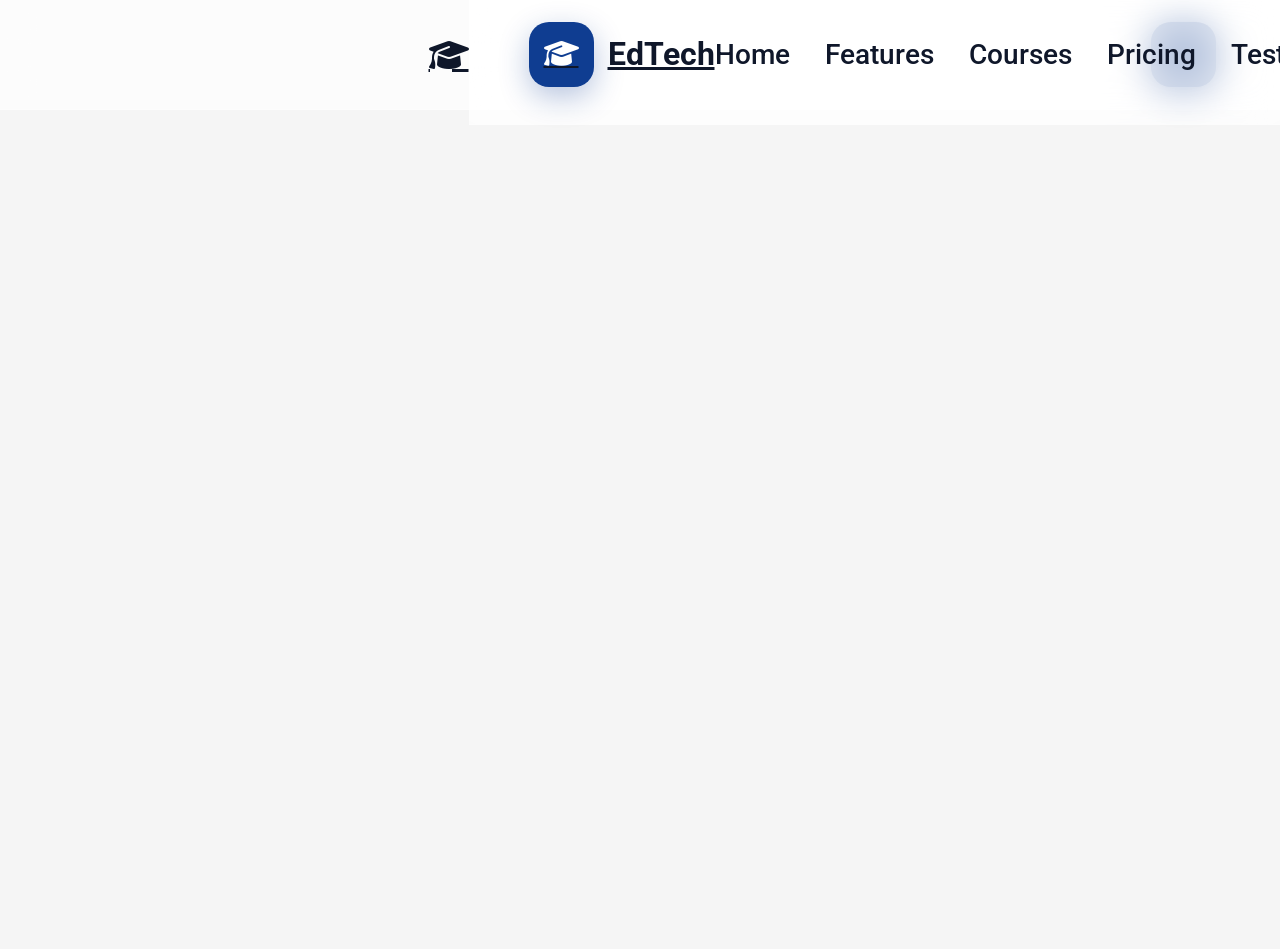
<file: index.html>
<!DOCTYPE html>
<html lang="en">
<head>
    <meta charset="UTF-8">
    <meta name="viewport" content="width=device-width, initial-scale=1.0">
    <title>Document</title>
    <link rel="stylesheet" href="css/style.css">
    <script src="js/script.js"></script>
    <link rel="preconnect" href="https://fonts.googleapis.com">
    <link rel="preconnect" href="https://fonts.gstatic.com" crossorigin>
    <link href="https://fonts.googleapis.com/css2?family=Roboto:wght@300;400;500;700&display=swap" rel="stylesheet">
    <link rel="stylesheet" href="https://cdnjs.cloudflare.com/ajax/libs/font-awesome/6.5.1/css/all.min.css">
</head>
<body>
    



<!-- http://e-commerce-store.local/ -->
















<!--  header/ navbar section -->

   <!-- HEADER -->

<header class="header">

    <div class="container nav-wrapper">

        <!-- LOGO -->

        <a href="#" class="logo">

            <div class="logo-icon">
                <i class="fa-solid fa-graduation-cap"></i><!DOCTYPE html>
<html lang="en">
<head>
    <meta charset="UTF-8">
    <meta name="viewport" content="width=device-width, initial-scale=1.0">
    <title>Document</title>
    <link rel="stylesheet" href="css/style.css?v=4">
    <script defer src="js/script.js?v=4"></script>
    <link rel="preconnect" href="https://fonts.googleapis.com">
    <link rel="preconnect" href="https://fonts.gstatic.com" crossorigin>
    <link href="https://fonts.googleapis.com/css2?family=Roboto:wght@300;400;500;700&display=swap" rel="stylesheet">
    <link rel="stylesheet" href="https://cdnjs.cloudflare.com/ajax/libs/font-awesome/6.5.1/css/all.min.css">
</head>
<body>
    



<!-- http://e-commerce-store.local/ -->


<!--  header/ navbar section -->

   <!-- HEADER -->

<header class="header">

    <div class="container nav-wrapper">

        <!-- LOGO -->

        <a href="#" class="logo">

            <div class="logo-icon">
                <i class="fa-solid fa-graduation-cap"></i>
            </div>

            <span>EdTech</span>

        </a>

        <!-- MENU -->

        <ul class="menu" id="menu">

            <li>
                <a href="#" class="active">
                    Home
                </a>
            </li>

            <li>
                <a href="feature.html">
                    Features
                </a>
            </li>

            <li>
                <a href="course.html">
                    Courses
                </a>
            </li>

            <li>
                <a href="pricing.html">
                    Pricing
                </a>
            </li>

            <li>
                <a href="testimonials.html">
                    Testimonials
                </a>
            </li>

            <li>
                <a href="contact.html">
                    Contact
                </a>
            </li>

        </ul>

        <!-- RIGHT SIDE -->

        <div class="nav-right">

            <!-- SEARCH -->

            <a href="#" class="nav-icon">

                <i class="fa-solid fa-magnifying-glass"></i>

            </a>

            <!-- LOGIN -->

            <a href="#" class="login-btn">

                Login

            </a>

            <!-- BUTTON -->

            <a href="#" class="header-btn">

                Start Learning

                <i class="fa-solid fa-arrow-right"></i>

            </a>

        </div>

        <!-- MOBILE MENU BUTTON -->

        <button class="menu-toggle" id="menu-toggle" type="button" aria-label="Toggle navigation menu" aria-expanded="false">
            <i class="fa-solid fa-bars"></i>
        </button>

    </div>

</header>

    <!-- HERO SECTION -->
<section class="hero">

    <!-- FLOATING SHAPES -->

    <div class="hero-shape shape-1"></div>
    <div class="hero-shape shape-2"></div>
    <div class="hero-shape shape-3"></div>

    <div class="container hero-wrapper">

        <!-- HERO CONTENT -->

        <div class="hero-content">

            <span class="hero-badge">

                <i class="fa-solid fa-graduation-cap"></i>

                Modern Online Learning Platform

            </span>

            <h1>
                Empowering Your Learning Journey With
                <span>Online Exams</span>
                & Verified Certificates
            </h1>

            <p>
                Learn from expert mentors, attend interactive
                classes, take online exams, and build your
                future with premium education experiences.
            </p>

            <!-- HERO BUTTONS -->

            <div class="hero-buttons">

                <a href="#" class="hero-btn primary-btn">

                    Start Learning

                    <i class="fa-solid fa-arrow-right"></i>

                </a>

                <a href="#" class="hero-btn secondary-btn">

                    <i class="fa-solid fa-circle-play"></i>

                    Watch Demo

                </a>

            </div>

            <!-- HERO STATS -->

            <div class="hero-stats">

                <div class="hero-stat">

                    <h3>25K+</h3>
                    <p>Students</p>

                </div>

                <div class="hero-stat">

                    <h3>120+</h3>
                    <p>Courses</p>

                </div>

                <div class="hero-stat">

                    <h3>98%</h3>
                    <p>Success Rate</p>

                </div>

            </div>

        </div>

        <!-- HERO IMAGE -->

        <div class="hero-image">

            <div class="image-box">

                <img src="image/student-removebg-preview.png" alt="Student">

            </div>

            <!-- FLOATING CARD 1 -->

            <div class="floating-card card-1">

                <i class="fa-solid fa-award"></i>

                <div>

                    <h4>Certified Courses</h4>
                    <p>Industry Verified</p>

                </div>

            </div>

            <!-- FLOATING CARD 2 -->

            <div class="floating-card card-2">

                <i class="fa-solid fa-user-graduate"></i>

                <div>

                    <h4>25K+ Students</h4>
                    <p>Worldwide Learning</p>

                </div>

            </div>

        </div>

    </div>

</section>


    <!-- STATS SECTION -->
<section class="stats">

    <div class="container">

        <!-- SECTION TITLE -->

        <div class="section-title">

            <span class="mini-title">
                OUR ACHIEVEMENTS
            </span>

            <h2>
                Empowering Students <br>
                Around The World
            </h2>

            <p>
                We provide modern online education with
                expert mentors and real-world learning.
            </p>

        </div>

        <!-- STATS GRID -->

        <div class="stats-grid">

            <!-- CARD 1 -->

            <div class="stat-card">

                <div class="stat-icon">
                    <i class="fa-solid fa-chalkboard-user"></i>
                </div>

                <h2>
                    <span class="counter" data-target="97">0</span>+
                </h2>

                <p>Expert Instructors</p>

            </div>

            <!-- CARD 2 -->

            <div class="stat-card active-stat">

                <div class="stat-icon">
                    <i class="fa-solid fa-book-open"></i>
                </div>

                <h2>
                    <span class="counter" data-target="37">0</span>+
                </h2>

                <p>Premium Courses</p>

            </div>

            <!-- CARD 3 -->

            <div class="stat-card">

                <div class="stat-icon">
                    <i class="fa-solid fa-user-graduate"></i>
                </div>

                <h2>
                    <span class="counter" data-target="550">0</span>+
                </h2>

                <p>Happy Students</p>

            </div>

            <!-- CARD 4 -->

            <div class="stat-card">

                <div class="stat-icon">
                    <i class="fa-solid fa-globe"></i>
                </div>

                <h2>
                    <span class="counter" data-target="15">0</span>+
                </h2>

                <p>Languages Supported</p>

            </div>

        </div>

    </div>

</section>



    <!-- WHY CHOOSE US -->

  <section class="why">

    <div class="container">

        <div class="section-title">

            <span class="mini-title">WHY CHOOSE US</span>

            <h2>
                Learn Without Limits <br>
                Build Your Future Faster
            </h2>

            <p>
                Experience a modern learning platform designed for
                students, creators, and future professionals.
            </p>

        </div>

        <div class="why-grid">

            <!-- CARD 1 -->

            <div class="why-card">

                <div class="icon-box">
                    <i class="fa-solid fa-graduation-cap"></i>
                </div>

                <h3>Interactive Learning</h3>

                <p>
                    Learn through live classes, quizzes,
                    and engaging real-world projects.
                </p>

                <a href="#">
                    Learn More
                    <i class="fa-solid fa-arrow-right"></i>
                </a>

            </div>

            <!-- CARD 2 -->

            <div class="why-card active-card">

                <div class="icon-box">
                    <i class="fa-solid fa-certificate"></i>
                </div>

                <h3>Verified Certificates</h3>

                <p>
                    Earn globally recognized certificates
                    to boost your professional career.
                </p>

                <a href="#">
                    Explore More
                    <i class="fa-solid fa-arrow-right"></i>
                </a>

            </div>

            <!-- CARD 3 -->

            <div class="why-card">

                <div class="icon-box">
                    <i class="fa-solid fa-laptop-code"></i>
                </div>

                <h3>Premium Courses</h3>

                <p>
                    Access industry-level courses designed
                    by expert mentors and instructors.
                </p>

                <a href="#">
                    Get Started
                    <i class="fa-solid fa-arrow-right"></i>
                </a>

            </div>

        </div>

    </div>

</section>

    <!-- TESTIMONIALS -->

  <section class="testimonials">

    <div class="container">

        <!-- SECTION TITLE -->

        <div class="section-title white">

            <span class="mini-title light">
                TESTIMONIALS
            </span>

            <h2>
                What Our Students <br>
                Say About Us
            </h2>

            <p>
                Thousands of students trust our platform
                to improve their skills and careers.
            </p>

        </div>

        <!-- TESTIMONIAL GRID -->

        <div class="testimonial-grid">

            <!-- CARD 1 -->

            <div class="testimonial-card">

                <div class="quote-icon">
                    <i class="fa-solid fa-quote-right"></i>
                </div>

                <div class="student-info">

                    <img src="image/test1.jpg" alt="">

                    <div>
                        <h4>Namanth sharma</h4>
                        <span>Frontend Student</span>
                    </div>

                </div>

                <p>
                    This platform completely changed my
                    learning experience. The UI is modern,
                    smooth, and easy to use.
                </p>

                <div class="stars">
                    <i class="fa-solid fa-star"></i>
                    <i class="fa-solid fa-star"></i>
                    <i class="fa-solid fa-star"></i>
                    <i class="fa-solid fa-star"></i>
                    <i class="fa-solid fa-star"></i>
                </div>

            </div>

            <!-- CARD 2 -->

            <div class="testimonial-card active-testimonial">

                <div class="quote-icon">
                    <i class="fa-solid fa-quote-right"></i>
                </div>

                <div class="student-info">

                    <img src="image/test2.jpg" alt="">

                    <div>
                        <h4>Rahul Sharma</h4>
                        <span>UI/UX Designer</span>
                    </div>

                </div>

                <p>
                    The courses are practical and beginner-friendly.
                    I learned modern web design skills very fast.
                </p>

                <div class="stars">
                    <i class="fa-solid fa-star"></i>
                    <i class="fa-solid fa-star"></i>
                    <i class="fa-solid fa-star"></i>
                    <i class="fa-solid fa-star"></i>
                    <i class="fa-solid fa-star"></i>
                </div>

            </div>

            <!-- CARD 3 -->

            <div class="testimonial-card">

                <div class="quote-icon">
                    <i class="fa-solid fa-quote-right"></i>
                </div>

                <div class="student-info">

                    <img src="image/test3.jpg" alt="">

                    <div>
                        <h4>Sarah Ali</h4>
                        <span>Web Developer</span>
                    </div>

                </div>

                <p>
                    One of the best online learning platforms
                    for students who want professional skills.
                </p>

                <div class="stars">
                    <i class="fa-solid fa-star"></i>
                    <i class="fa-solid fa-star"></i>
                    <i class="fa-solid fa-star"></i>
                    <i class="fa-solid fa-star"></i>
                    <i class="fa-solid fa-star"></i>
                </div>

            </div>

        </div>

    </div>

</section>

    <!-- PRICING -->

    <section class="pricing">

    <div class="container">

        <!-- SECTION TITLE -->

        <div class="section-title">

            <span class="mini-title">
                PRICING PLANS
            </span>

            <h2>
                Choose The Perfect Plan <br>
                For Your Learning Journey
            </h2>

            <p>
                Flexible and affordable pricing plans designed
                for students, creators, and professionals.
            </p>

        </div>

        <!-- PRICING GRID -->

        <div class="pricing-grid">

            <!-- BASIC PLAN -->

            <div class="price-card">

                <div class="plan-icon">
                    <i class="fa-solid fa-book-open"></i>
                </div>

                <h3>Basic</h3>

                <div class="price">

                    <h2>$10</h2>
                    <span>/ Per Month</span>

                </div>

                <ul>

                    <li>
                        <i class="fa-solid fa-check"></i>
                        Access To 10 Courses
                    </li>

                    <li>
                        <i class="fa-solid fa-check"></i>
                        Weekly Live Classes
                    </li>

                    <li>
                        <i class="fa-solid fa-check"></i>
                        Community Support
                    </li>

                    <li>
                        <i class="fa-solid fa-check"></i>
                        Basic Certificates
                    </li>

                </ul>

                <a href="#" class="price-btn">

                    Get Started

                    <i class="fa-solid fa-arrow-right"></i>

                </a>

            </div>

            <!-- PREMIUM PLAN -->

            <div class="price-card active-price">

                <div class="popular-tag">
                    Most Popular
                </div>

                <div class="plan-icon">
                    <i class="fa-solid fa-crown"></i>
                </div>

                <h3>Premium</h3>

                <div class="price">

                    <h2>$19</h2>
                    <span>/ Per Month</span>

                </div>

                <ul>

                    <li>
                        <i class="fa-solid fa-check"></i>
                        Unlimited Courses
                    </li>

                    <li>
                        <i class="fa-solid fa-check"></i>
                        Premium Certificates
                    </li>

                    <li>
                        <i class="fa-solid fa-check"></i>
                        Live Mentorship
                    </li>

                    <li>
                        <i class="fa-solid fa-check"></i>
                        Download Resources
                    </li>

                </ul>

                <a href="#" class="price-btn white-btn">

                    Start Learning

                    <i class="fa-solid fa-arrow-right"></i>

                </a>

            </div>

            <!-- ENTERPRISE PLAN -->

            <div class="price-card">

                <div class="plan-icon">
                    <i class="fa-solid fa-building"></i>
                </div>

                <h3>Enterprise</h3>

                <div class="price">

                    <h2>$39</h2>
                    <span>/ Per Month</span>

                </div>

                <ul>

                    <li>
                        <i class="fa-solid fa-check"></i>
                        Team Collaboration
                    </li>

                    <li>
                        <i class="fa-solid fa-check"></i>
                        Dedicated Mentors
                    </li>

                    <li>
                        <i class="fa-solid fa-check"></i>
                        AI Learning Dashboard
                    </li>

                    <li>
                        <i class="fa-solid fa-check"></i>
                        Priority Support
                    </li>

                </ul>

                <a href="#" class="price-btn">

                    Contact Us

                    <i class="fa-solid fa-arrow-right"></i>

                </a>

            </div>

        </div>

    </div>

</section>


    <!-- BLOG SECTION -->

   <section class="blog">

    <div class="container">

        <!-- SECTION TITLE -->

        <div class="section-title">

            <span class="mini-title">
                LATEST BLOGS
            </span>

            <h2>
                Latest News & <br>
                Educational Articles
            </h2>

            <p>
                Discover modern learning tips, coding tutorials,
                and industry insights from experts.
            </p>

        </div>

        <!-- BLOG GRID -->

        <div class="blog-grid">

            <!-- BLOG CARD 1 -->

            <div class="blog-card">

                <div class="blog-image">

                    <img src="image/ui1.webp" alt="">

                    <div class="blog-tag">
                        UI/UX
                    </div>

                </div>

                <div class="blog-content">

                    <div class="blog-info">

                        <span>
                            <i class="fa-regular fa-calendar"></i>
                            Jan 15, 2026
                        </span>

                        <span>
                            <i class="fa-regular fa-user"></i>
                            Admin
                        </span>

                    </div>

                    <h3>
                        Top UI Design Trends Every Designer Should Know
                    </h3>

                    <p>
                        Explore the latest modern UI trends including
                        glassmorphism, gradients, and interactive layouts.
                    </p>

                    <a href="#" class="blog-btn">

                        Read More

                        <i class="fa-solid fa-arrow-right"></i>

                    </a>

                </div>

            </div>

            <!-- BLOG CARD 2 -->

            <div class="blog-card active-blog">

                <div class="blog-image">

                    <img src="image/blog2.jpg" alt="">

                    <div class="blog-tag">
                        Coding
                    </div>

                </div>

                <div class="blog-content">

                    <div class="blog-info">

                        <span>
                            <i class="fa-regular fa-calendar"></i>
                            Feb 03, 2026
                        </span>

                        <span>
                            <i class="fa-regular fa-user"></i>
                            Mentor
                        </span>

                    </div>

                    <h3>
                        Best Coding Tips To Become A Better Developer
                    </h3>

                    <p>
                        Improve your frontend and backend skills with
                        practical coding habits and modern workflows.
                    </p>

                    <a href="#" class="blog-btn white-blog-btn">

                        Explore More

                        <i class="fa-solid fa-arrow-right"></i>

                    </a>

                </div>

            </div>

            <!-- BLOG CARD 3 -->

            <div class="blog-card">

                <div class="blog-image">

                    <img src="image/blog3.jpg" alt="">

                    <div class="blog-tag">
                        Development
                    </div>

                </div>

                <div class="blog-content">

                    <div class="blog-info">

                        <span>
                            <i class="fa-regular fa-calendar"></i>
                            Mar 10, 2026
                        </span>

                        <span>
                            <i class="fa-regular fa-user"></i>
                            Instructor
                        </span>

                    </div>

                    <h3>
                        Learn Web Development With Modern Technologies
                    </h3>

                    <p>
                        Start building responsive and modern websites
                        using HTML, CSS, JavaScript, and React.
                    </p>

                    <a href="#" class="blog-btn">

                        Read More

                        <i class="fa-solid fa-arrow-right"></i>

                    </a>

                </div>

            </div>

        </div>

    </div>

</section>

    <!-- NEWSLETTER -->

 <section class="newsletter">

    <div class="container">

        <div class="newsletter-box">

            <!-- LEFT CONTENT -->

            <div class="newsletter-content">

                <span class="mini-title light-title">
                    NEWSLETTER
                </span>

                <h2>
                    Stay Updated With <br>
                    Latest Learning News
                </h2>

                <p>
                    Subscribe to get modern coding tips,
                    educational resources, and latest updates
                    directly in your inbox.
                </p>

            </div>

            <!-- RIGHT FORM -->

            <div class="newsletter-form">

                <form>

                    <div class="input-box">

                        <i class="fa-regular fa-envelope"></i>

                        <input 
                            type="email" 
                            placeholder="Enter your email address"
                        >

                    </div>

                    <button type="submit">

                        Subscribe Now

                        <i class="fa-solid fa-arrow-right"></i>

                    </button>

                </form>

            </div>

        </div>

    </div>

</section>

    <!-- FOOTER -->

 <!-- FOOTER -->

<footer class="footer">

    <div class="container">

        <div class="footer-wrapper">

            <!-- FOOTER BRAND -->

            <div class="footer-about">

                <a href="#" class="footer-logo">

                    <i class="fa-solid fa-graduation-cap"></i>

                    EdTech

                </a>

                <p>
                    Modern online learning platform helping
                    students master coding, design, and
                    professional skills for the future.
                </p>

                <!-- SOCIAL ICONS -->

                <div class="social-icons">

                    <a href="#">
                        <i class="fab fa-facebook-f"></i>
                    </a>

                    <a href="#">
                        <i class="fab fa-instagram"></i>
                    </a>

                    <a href="#">
                        <i class="fab fa-twitter"></i>
                    </a>

                    <a href="#">
                        <i class="fab fa-linkedin-in"></i>
                    </a>

                </div>

            </div>

            <!-- QUICK LINKS -->

            <div class="footer-links">

                <h3>Quick Links</h3>

                <ul>

                    <li>
                        <a href="#">
                            <i class="fa-solid fa-angle-right"></i>
                            Home
                        </a>
                    </li>

                    <li>
                        <a href="#">
                            <i class="fa-solid fa-angle-right"></i>
                            Courses
                        </a>
                    </li>

                    <li>
                        <a href="#">
                            <i class="fa-solid fa-angle-right"></i>
                            Pricing
                        </a>
                    </li>

                    <li>
                        <a href="#">
                            <i class="fa-solid fa-angle-right"></i>
                            Testimonials
                        </a>
                    </li>

                </ul>

            </div>

            <!-- SUPPORT -->

            <div class="footer-links">

                <h3>Support</h3>

                <ul>

                    <li>
                        <a href="#">
                            <i class="fa-solid fa-angle-right"></i>
                            Help Center
                        </a>
                    </li>

                    <li>
                        <a href="#">
                            <i class="fa-solid fa-angle-right"></i>
                            Privacy Policy
                        </a>
                    </li>

                    <li>
                        <a href="#">
                            <i class="fa-solid fa-angle-right"></i>
                            Terms & Conditions
                        </a>
                    </li>

                    <li>
                        <a href="#">
                            <i class="fa-solid fa-angle-right"></i>
                            FAQs
                        </a>
                    </li>

                </ul>

            </div>

            <!-- CONTACT -->

            <div class="footer-contact">

                <h3>Contact Info</h3>

                <div class="contact-item">

                    <i class="fa-solid fa-envelope"></i>

                    <span>support@edtech.com</span>

                </div>

                <div class="contact-item">

                    <i class="fa-solid fa-phone"></i>

                    <span>+91 98765 43210</span>

                </div>

                <div class="contact-item">

                    <i class="fa-solid fa-location-dot"></i>

                    <span>New Delhi, India</span>

                </div>

            </div>

        </div>

        <!-- FOOTER BOTTOM -->

        <div class="footer-bottom">

            <p>
                © 2026 EdTech. All Rights Reserved.
            </p>

            <a href="#" class="back-top">

                Back To Top

                <i class="fa-solid fa-arrow-up"></i>

            </a>

        </div>

    </div>

</footer>

</body>
</html>
</file>
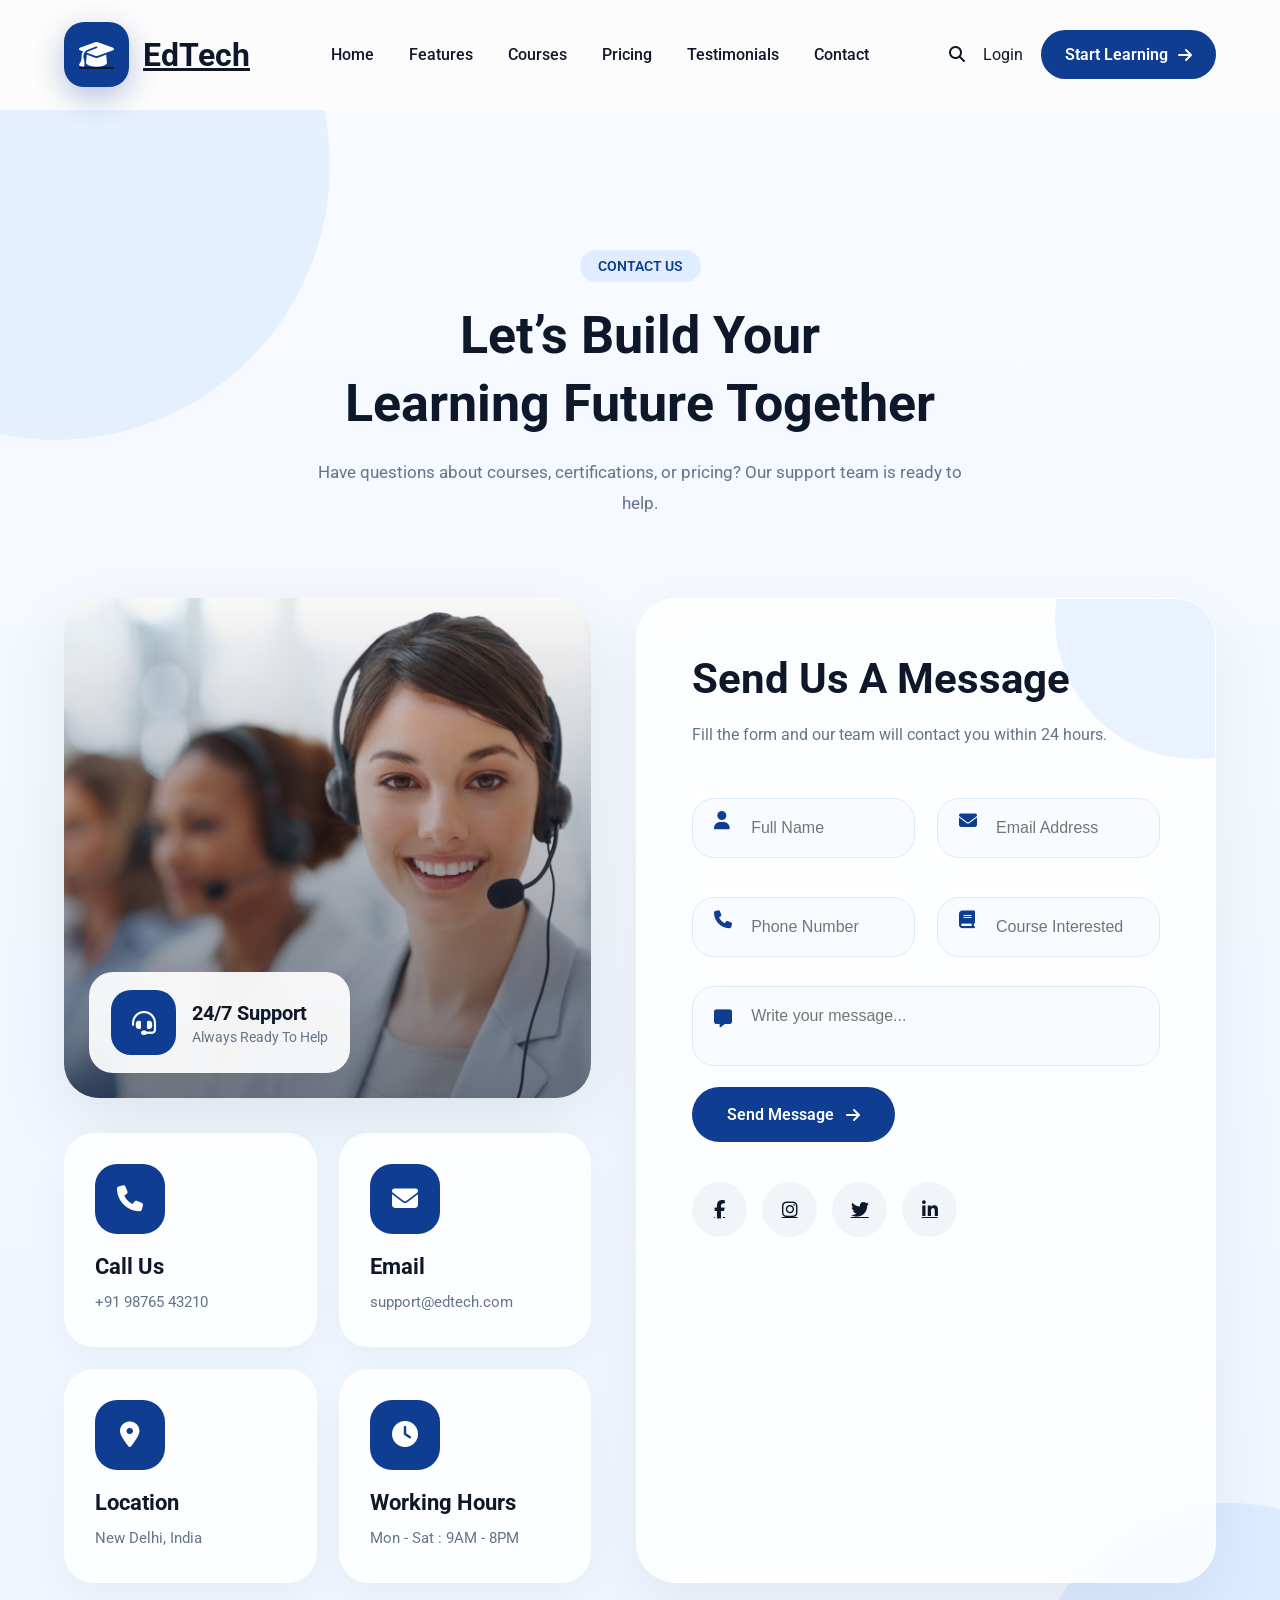
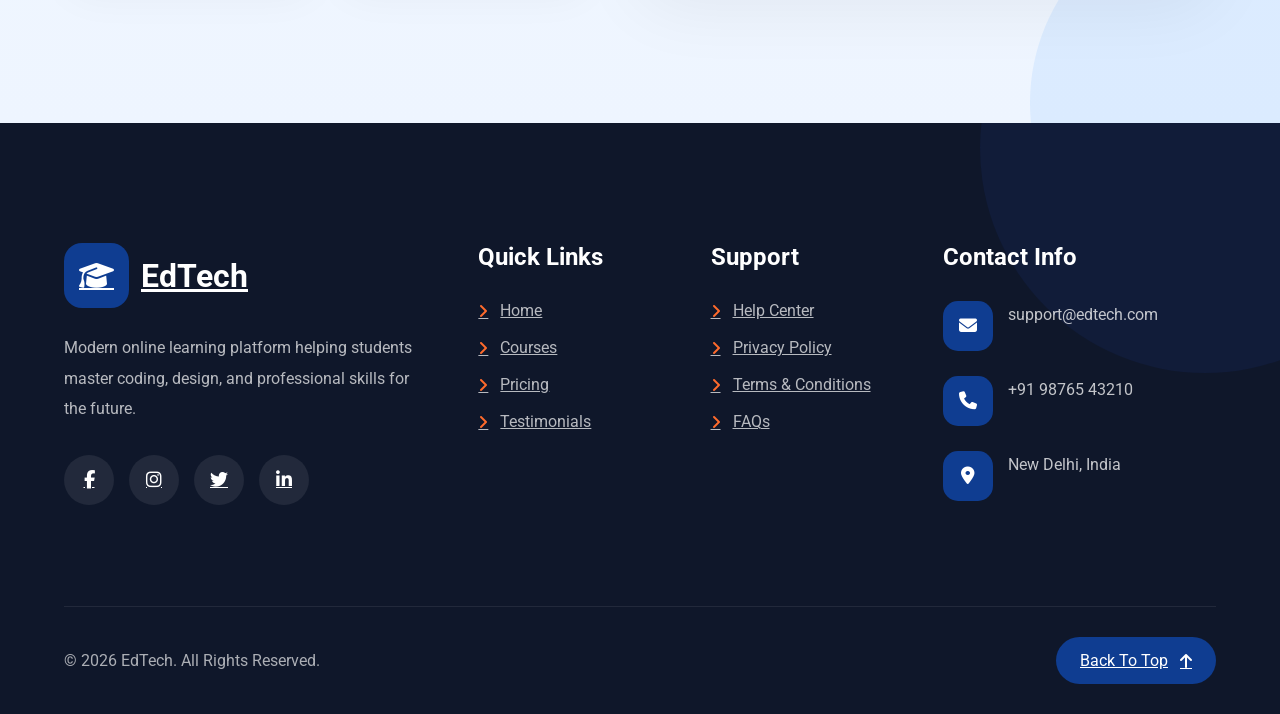
<file: contact.html>
<!DOCTYPE html>
<html lang="en">
<head>
    <meta charset="UTF-8">
    <meta name="viewport" content="width=device-width, initial-scale=1.0">
    <title>Document</title>
     <link rel="stylesheet" href="css/style.css">
    <script src="js/script.js"></script>
    <link rel="preconnect" href="https://fonts.googleapis.com">
    <link rel="preconnect" href="https://fonts.gstatic.com" crossorigin>
    <link href="https://fonts.googleapis.com/css2?family=Roboto:wght@300;400;500;700&display=swap" rel="stylesheet">
    <link rel="stylesheet" href="https://cdnjs.cloudflare.com/ajax/libs/font-awesome/6.5.1/css/all.min.css">
</head>
<body>

    <header class="header">

    <div class="container nav-wrapper">

        <!-- LOGO -->

        <a href="#" class="logo">

            <div class="logo-icon">
                <i class="fa-solid fa-graduation-cap"></i>
            </div>

            <span>EdTech</span>

        </a>

        <!-- MENU -->

        <ul class="menu">

            <li>
                <a href="index.html" class="active">
                    Home
                </a>
            </li>

            <li>
                <a href="feature.html">
                    Features
                </a>
            </li>

            <li>
                <a href="course.html">
                    Courses
                </a>
            </li>

            <li>
                <a href="pricing.html">
                    Pricing
                </a>
            </li>

            <li>
                <a href="testimonials.html">
                    Testimonials
                </a>
            </li>

            <li>
                <a href="contact.html" class="active">
                    Contact
                </a>
            </li>

        </ul>

        <!-- RIGHT SIDE -->

        <div class="nav-right">

            <!-- SEARCH -->

            <a href="#" class="nav-icon">

                <i class="fa-solid fa-magnifying-glass"></i>

            </a>

            <!-- LOGIN -->

            <a href="#" class="login-btn">

                Login

            </a>

            <!-- BUTTON -->

            <a href="#" class="header-btn">

                Start Learning

                <i class="fa-solid fa-arrow-right"></i>

            </a>

        </div>

        <!-- MOBILE MENU BUTTON -->

        <div class="menu-toggle">

            <i class="fa-solid fa-bars"></i>

        </div>

    </div>

</header>

    
<!-- CONTACT SECTION -->

<!-- CONTACT SECTION -->

<section class="contact" id="contact">

    <div class="container">

        <!-- SECTION TITLE -->

        <div class="section-title">

            <span class="mini-title">
                CONTACT US
            </span>

            <h2>
                Let’s Build Your <br>
                Learning Future Together
            </h2>

            <p>
                Have questions about courses, certifications,
                or pricing? Our support team is ready to help.
            </p>

        </div>

        <!-- CONTACT WRAPPER -->

        <div class="contact-wrapper">

            <!-- LEFT SIDE -->

            <div class="contact-left">

                <div class="contact-image">

                    <img src="image/SUPPORT.jpg" alt="">

                    <!-- FLOATING CARD -->

                    <div class="floating-contact-card">

                        <i class="fa-solid fa-headset"></i>

                        <div>

                            <h4>24/7 Support</h4>
                            <p>Always Ready To Help</p>

                        </div>

                    </div>

                </div>

                <!-- CONTACT INFO -->

                <div class="contact-info-grid">

                    <div class="info-box">

                        <i class="fa-solid fa-phone"></i>

                        <div>

                            <h3>Call Us</h3>
                            <p>+91 98765 43210</p>

                        </div>

                    </div>

                    <div class="info-box">

                        <i class="fa-solid fa-envelope"></i>

                        <div>

                            <h3>Email</h3>
                            <p>support@edtech.com</p>

                        </div>

                    </div>

                    <div class="info-box">

                        <i class="fa-solid fa-location-dot"></i>

                        <div>

                            <h3>Location</h3>
                            <p>New Delhi, India</p>

                        </div>

                    </div>

                    <div class="info-box">

                        <i class="fa-solid fa-clock"></i>

                        <div>

                            <h3>Working Hours</h3>
                            <p>Mon - Sat : 9AM - 8PM</p>

                        </div>

                    </div>

                </div>

            </div>

            <!-- RIGHT SIDE -->

            <div class="contact-form-box">

                <div class="form-top">

                    <h3>
                        Send Us A Message
                    </h3>

                    <p>
                        Fill the form and our team will contact
                        you within 24 hours.
                    </p>

                </div>

                <form>

                    <div class="input-row">

                        <div class="input-box">

                            <i class="fa-solid fa-user"></i>

                            <input 
                                type="text"
                                placeholder="Full Name"
                            >

                        </div>

                        <div class="input-box">

                            <i class="fa-solid fa-envelope"></i>

                            <input 
                                type="email"
                                placeholder="Email Address"
                            >

                        </div>

                    </div>

                    <div class="input-row">

                        <div class="input-box">

                            <i class="fa-solid fa-phone"></i>

                            <input 
                                type="text"
                                placeholder="Phone Number"
                            >

                        </div>

                        <div class="input-box">

                            <i class="fa-solid fa-book"></i>

                            <input 
                                type="text"
                                placeholder="Course Interested"
                            >

                        </div>

                    </div>

                    <div class="input-box textarea-box">

                        <i class="fa-solid fa-message"></i>

                        <textarea 
                            placeholder="Write your message..."
                        ></textarea>

                    </div>

                    <button type="submit" class="contact-btn">

                        Send Message

                        <i class="fa-solid fa-arrow-right"></i>

                    </button>

                </form>

                <!-- SOCIAL -->

                <div class="contact-social">

                    <a href="#">
                        <i class="fab fa-facebook-f"></i>
                    </a>

                    <a href="#">
                        <i class="fab fa-instagram"></i>
                    </a>

                    <a href="#">
                        <i class="fab fa-twitter"></i>
                    </a>

                    <a href="#">
                        <i class="fab fa-linkedin-in"></i>
                    </a>

                </div>

            </div>

        </div>

    </div>

</section>


<footer class="footer">

    <div class="container">

        <div class="footer-wrapper">

            <!-- FOOTER BRAND -->

            <div class="footer-about">

                <a href="#" class="footer-logo">

                    <i class="fa-solid fa-graduation-cap"></i>

                    EdTech

                </a>

                <p>
                    Modern online learning platform helping
                    students master coding, design, and
                    professional skills for the future.
                </p>

                <!-- SOCIAL ICONS -->

                <div class="social-icons">

                    <a href="#">
                        <i class="fab fa-facebook-f"></i>
                    </a>

                    <a href="#">
                        <i class="fab fa-instagram"></i>
                    </a>

                    <a href="#">
                        <i class="fab fa-twitter"></i>
                    </a>

                    <a href="#">
                        <i class="fab fa-linkedin-in"></i>
                    </a>

                </div>

            </div>

            <!-- QUICK LINKS -->

            <div class="footer-links">

                <h3>Quick Links</h3>

                <ul>

                    <li>
                        <a href="#">
                            <i class="fa-solid fa-angle-right"></i>
                            Home
                        </a>
                    </li>

                    <li>
                        <a href="#">
                            <i class="fa-solid fa-angle-right"></i>
                            Courses
                        </a>
                    </li>

                    <li>
                        <a href="#">
                            <i class="fa-solid fa-angle-right"></i>
                            Pricing
                        </a>
                    </li>

                    <li>
                        <a href="#">
                            <i class="fa-solid fa-angle-right"></i>
                            Testimonials
                        </a>
                    </li>

                </ul>

            </div>

            <!-- SUPPORT -->

            <div class="footer-links">

                <h3>Support</h3>

                <ul>

                    <li>
                        <a href="#">
                            <i class="fa-solid fa-angle-right"></i>
                            Help Center
                        </a>
                    </li>

                    <li>
                        <a href="#">
                            <i class="fa-solid fa-angle-right"></i>
                            Privacy Policy
                        </a>
                    </li>

                    <li>
                        <a href="#">
                            <i class="fa-solid fa-angle-right"></i>
                            Terms & Conditions
                        </a>
                    </li>

                    <li>
                        <a href="#">
                            <i class="fa-solid fa-angle-right"></i>
                            FAQs
                        </a>
                    </li>

                </ul>

            </div>

            <!-- CONTACT -->

            <div class="footer-contact">

                <h3>Contact Info</h3>

                <div class="contact-item">

                    <i class="fa-solid fa-envelope"></i>

                    <span>support@edtech.com</span>

                </div>

                <div class="contact-item">

                    <i class="fa-solid fa-phone"></i>

                    <span>+91 98765 43210</span>

                </div>

                <div class="contact-item">

                    <i class="fa-solid fa-location-dot"></i>

                    <span>New Delhi, India</span>

                </div>

            </div>

        </div>

        <!-- FOOTER BOTTOM -->

        <div class="footer-bottom">

            <p>
                © 2026 EdTech. All Rights Reserved.
            </p>

            <a href="#" class="back-top">

                Back To Top

                <i class="fa-solid fa-arrow-up"></i>

            </a>

        </div>

    </div>

</footer>




</body>
</html>
</file>
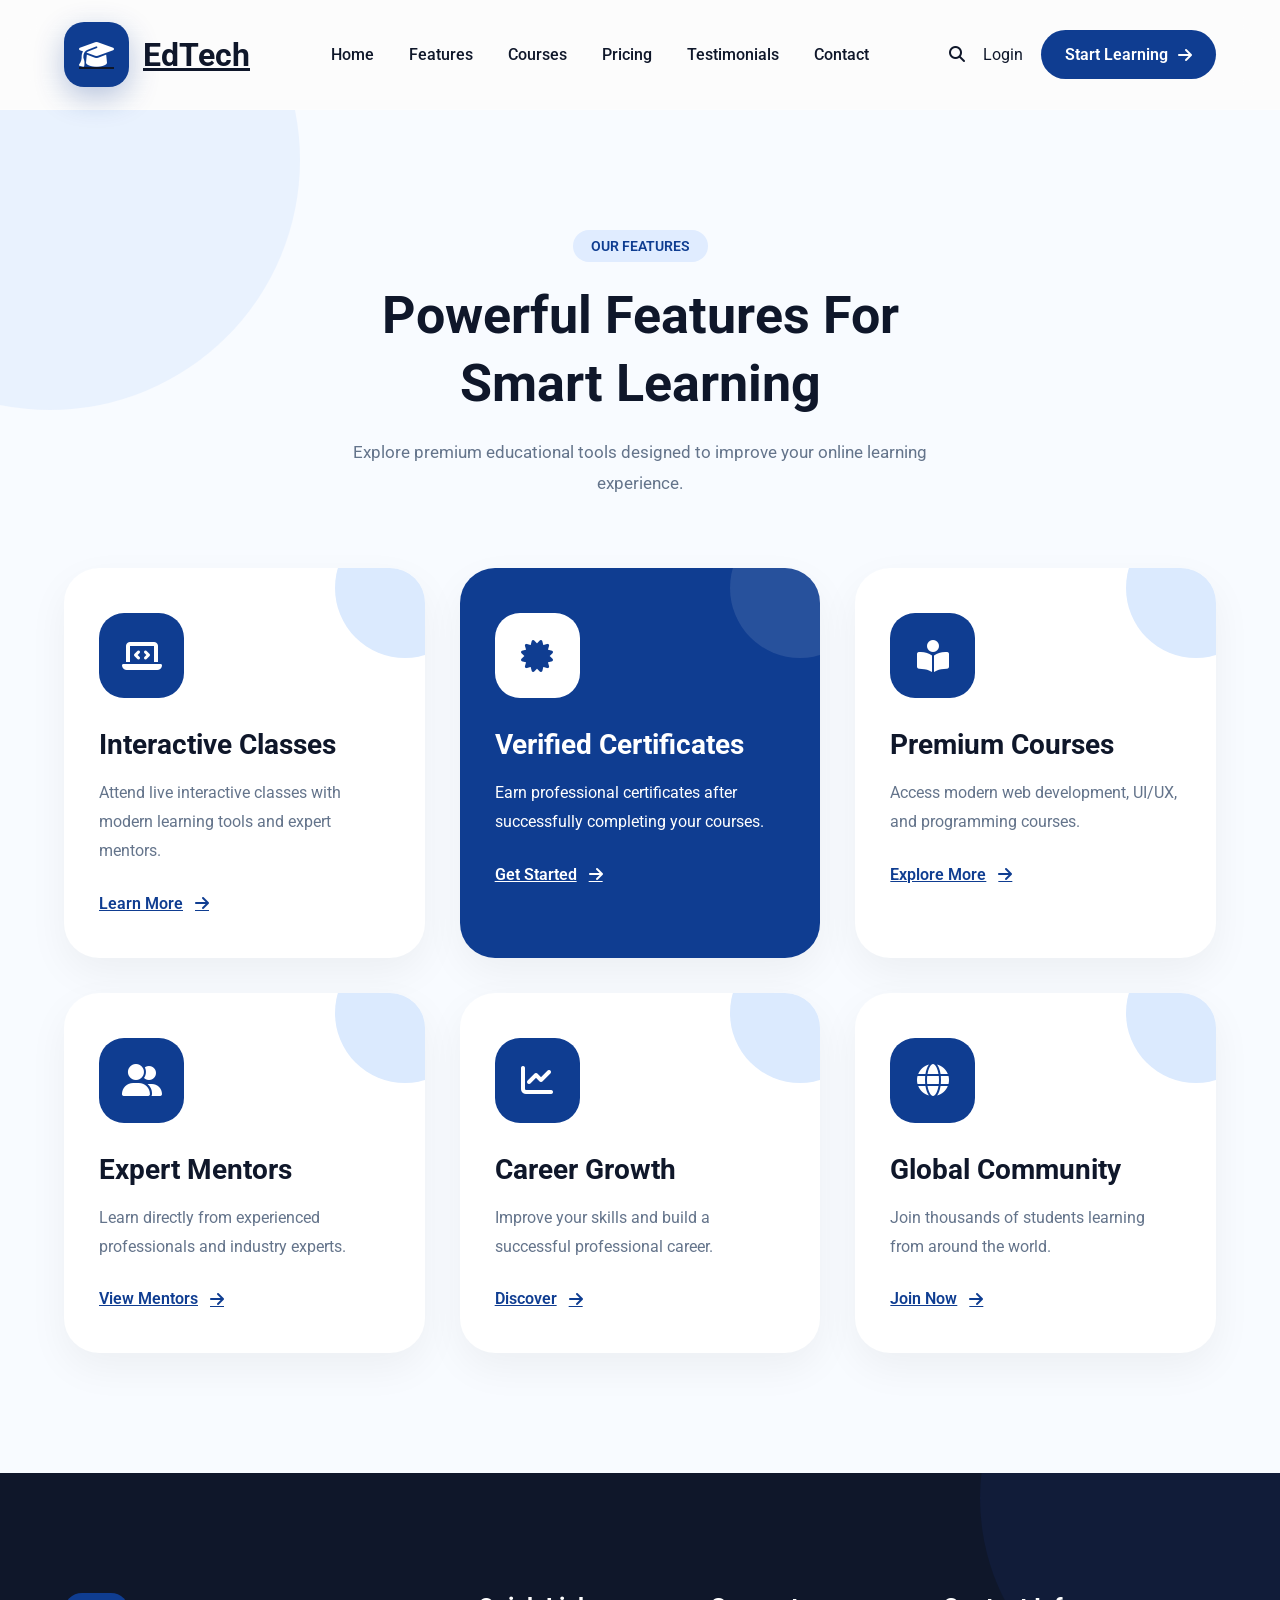
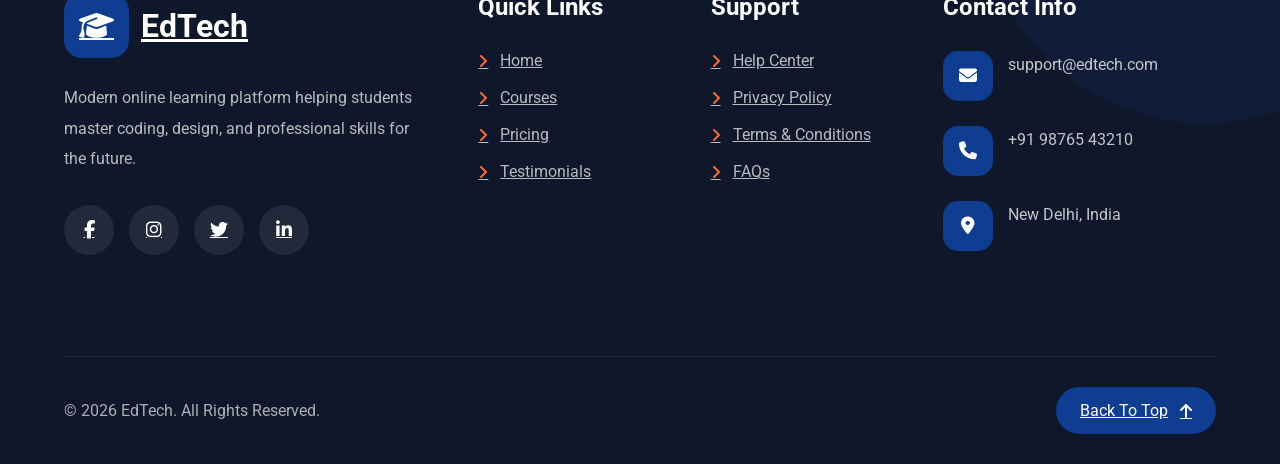
<file: feature.html>
<!DOCTYPE html>
<html lang="en">
<head>
    <meta charset="UTF-8">
    <meta name="viewport" content="width=device-width, initial-scale=1.0">
    <title>Document</title>
     <link rel="stylesheet" href="css/style.css">
    <script src="js/script.js"></script>
    <link rel="preconnect" href="https://fonts.googleapis.com">
    <link rel="preconnect" href="https://fonts.gstatic.com" crossorigin>
    <link href="https://fonts.googleapis.com/css2?family=Roboto:wght@300;400;500;700&display=swap" rel="stylesheet">
    <link rel="stylesheet" href="https://cdnjs.cloudflare.com/ajax/libs/font-awesome/6.5.1/css/all.min.css">
</head>
<body>

    <header class="header">

    <div class="container nav-wrapper">

        <!-- LOGO -->

        <a href="#" class="logo">

            <div class="logo-icon">
                <i class="fa-solid fa-graduation-cap"></i>
            </div>

            <span>EdTech</span>

        </a>

        <!-- MENU -->

        <ul class="menu">

            <li>
                <a href="index.html" class="active">
                    Home
                </a>
            </li>

            <li>
                <a href="feature.html">
                    Features
                </a>
            </li>

            <li>
                <a href="course.html">
                    Courses
                </a>
            </li>

            <li>
                <a href="pricing.html">
                    Pricing
                </a>
            </li>

            <li>
                <a href="testimonials.html">
                    Testimonials
                </a>
            </li>

            <li>
                <a href="contact.html">
                    Contact
                </a>
            </li>

        </ul>

        <!-- RIGHT SIDE -->

        <div class="nav-right">

            <!-- SEARCH -->

            <a href="#" class="nav-icon">

                <i class="fa-solid fa-magnifying-glass"></i>

            </a>

            <!-- LOGIN -->

            <a href="#" class="login-btn">

                Login

            </a>

            <!-- BUTTON -->

            <a href="#" class="header-btn">

                Start Learning

                <i class="fa-solid fa-arrow-right"></i>

            </a>

        </div>

        <!-- MOBILE MENU BUTTON -->

        <div class="menu-toggle">

            <i class="fa-solid fa-bars"></i>

        </div>

    </div>

</header>

    
<!-- FEATURES SECTION -->

<section class="features" id="features">

    <div class="container">

        <!-- SECTION TITLE -->

        <div class="section-title">

            <span class="mini-title">
                OUR FEATURES
            </span>

            <h2>
                Powerful Features For <br>
                Smart Learning
            </h2>

            <p>
                Explore premium educational tools designed
                to improve your online learning experience.
            </p>

        </div>

        <!-- FEATURES GRID -->

        <div class="features-grid">

            <!-- FEATURE 1 -->

            <div class="feature-card">

                <div class="feature-icon">
                    <i class="fa-solid fa-laptop-code"></i>
                </div>

                <h3>Interactive Classes</h3>

                <p>
                    Attend live interactive classes with
                    modern learning tools and expert mentors.
                </p>

                <a href="#">

                    Learn More

                    <i class="fa-solid fa-arrow-right"></i>

                </a>

            </div>

            <!-- FEATURE 2 -->

            <div class="feature-card active-feature">

                <div class="feature-icon">
                    <i class="fa-solid fa-certificate"></i>
                </div>

                <h3>Verified Certificates</h3>

                <p>
                    Earn professional certificates after
                    successfully completing your courses.
                </p>

                <a href="#">

                    Get Started

                    <i class="fa-solid fa-arrow-right"></i>

                </a>

            </div>

            <!-- FEATURE 3 -->

            <div class="feature-card">

                <div class="feature-icon">
                    <i class="fa-solid fa-book-open-reader"></i>
                </div>

                <h3>Premium Courses</h3>

                <p>
                    Access modern web development,
                    UI/UX, and programming courses.
                </p>

                <a href="#">

                    Explore More

                    <i class="fa-solid fa-arrow-right"></i>

                </a>

            </div>

            <!-- FEATURE 4 -->

            <div class="feature-card">

                <div class="feature-icon">
                    <i class="fa-solid fa-user-group"></i>
                </div>

                <h3>Expert Mentors</h3>

                <p>
                    Learn directly from experienced
                    professionals and industry experts.
                </p>

                <a href="#">

                    View Mentors

                    <i class="fa-solid fa-arrow-right"></i>

                </a>

            </div>

            <!-- FEATURE 5 -->

            <div class="feature-card">

                <div class="feature-icon">
                    <i class="fa-solid fa-chart-line"></i>
                </div>

                <h3>Career Growth</h3>

                <p>
                    Improve your skills and build
                    a successful professional career.
                </p>

                <a href="#">

                    Discover

                    <i class="fa-solid fa-arrow-right"></i>

                </a>

            </div>

            <!-- FEATURE 6 -->

            <div class="feature-card">

                <div class="feature-icon">
                    <i class="fa-solid fa-globe"></i>
                </div>

                <h3>Global Community</h3>

                <p>
                    Join thousands of students
                    learning from around the world.
                </p>

                <a href="#">

                    Join Now

                    <i class="fa-solid fa-arrow-right"></i>

                </a>

            </div>

        </div>

    </div>

</section>


<footer class="footer">

    <div class="container">

        <div class="footer-wrapper">

            <!-- FOOTER BRAND -->

            <div class="footer-about">

                <a href="#" class="footer-logo">

                    <i class="fa-solid fa-graduation-cap"></i>

                    EdTech

                </a>

                <p>
                    Modern online learning platform helping
                    students master coding, design, and
                    professional skills for the future.
                </p>

                <!-- SOCIAL ICONS -->

                <div class="social-icons">

                    <a href="#">
                        <i class="fab fa-facebook-f"></i>
                    </a>

                    <a href="#">
                        <i class="fab fa-instagram"></i>
                    </a>

                    <a href="#">
                        <i class="fab fa-twitter"></i>
                    </a>

                    <a href="#">
                        <i class="fab fa-linkedin-in"></i>
                    </a>

                </div>

            </div>

            <!-- QUICK LINKS -->

            <div class="footer-links">

                <h3>Quick Links</h3>

                <ul>

                    <li>
                        <a href="#">
                            <i class="fa-solid fa-angle-right"></i>
                            Home
                        </a>
                    </li>

                    <li>
                        <a href="#">
                            <i class="fa-solid fa-angle-right"></i>
                            Courses
                        </a>
                    </li>

                    <li>
                        <a href="#">
                            <i class="fa-solid fa-angle-right"></i>
                            Pricing
                        </a>
                    </li>

                    <li>
                        <a href="#">
                            <i class="fa-solid fa-angle-right"></i>
                            Testimonials
                        </a>
                    </li>

                </ul>

            </div>

            <!-- SUPPORT -->

            <div class="footer-links">

                <h3>Support</h3>

                <ul>

                    <li>
                        <a href="#">
                            <i class="fa-solid fa-angle-right"></i>
                            Help Center
                        </a>
                    </li>

                    <li>
                        <a href="#">
                            <i class="fa-solid fa-angle-right"></i>
                            Privacy Policy
                        </a>
                    </li>

                    <li>
                        <a href="#">
                            <i class="fa-solid fa-angle-right"></i>
                            Terms & Conditions
                        </a>
                    </li>

                    <li>
                        <a href="#">
                            <i class="fa-solid fa-angle-right"></i>
                            FAQs
                        </a>
                    </li>

                </ul>

            </div>

            <!-- CONTACT -->

            <div class="footer-contact">

                <h3>Contact Info</h3>

                <div class="contact-item">

                    <i class="fa-solid fa-envelope"></i>

                    <span>support@edtech.com</span>

                </div>

                <div class="contact-item">

                    <i class="fa-solid fa-phone"></i>

                    <span>+91 98765 43210</span>

                </div>

                <div class="contact-item">

                    <i class="fa-solid fa-location-dot"></i>

                    <span>New Delhi, India</span>

                </div>

            </div>

        </div>

        <!-- FOOTER BOTTOM -->

        <div class="footer-bottom">

            <p>
                © 2026 EdTech. All Rights Reserved.
            </p>

            <a href="#" class="back-top">

                Back To Top

                <i class="fa-solid fa-arrow-up"></i>

            </a>

        </div>

    </div>

</footer>




</body>
</html>
</file>
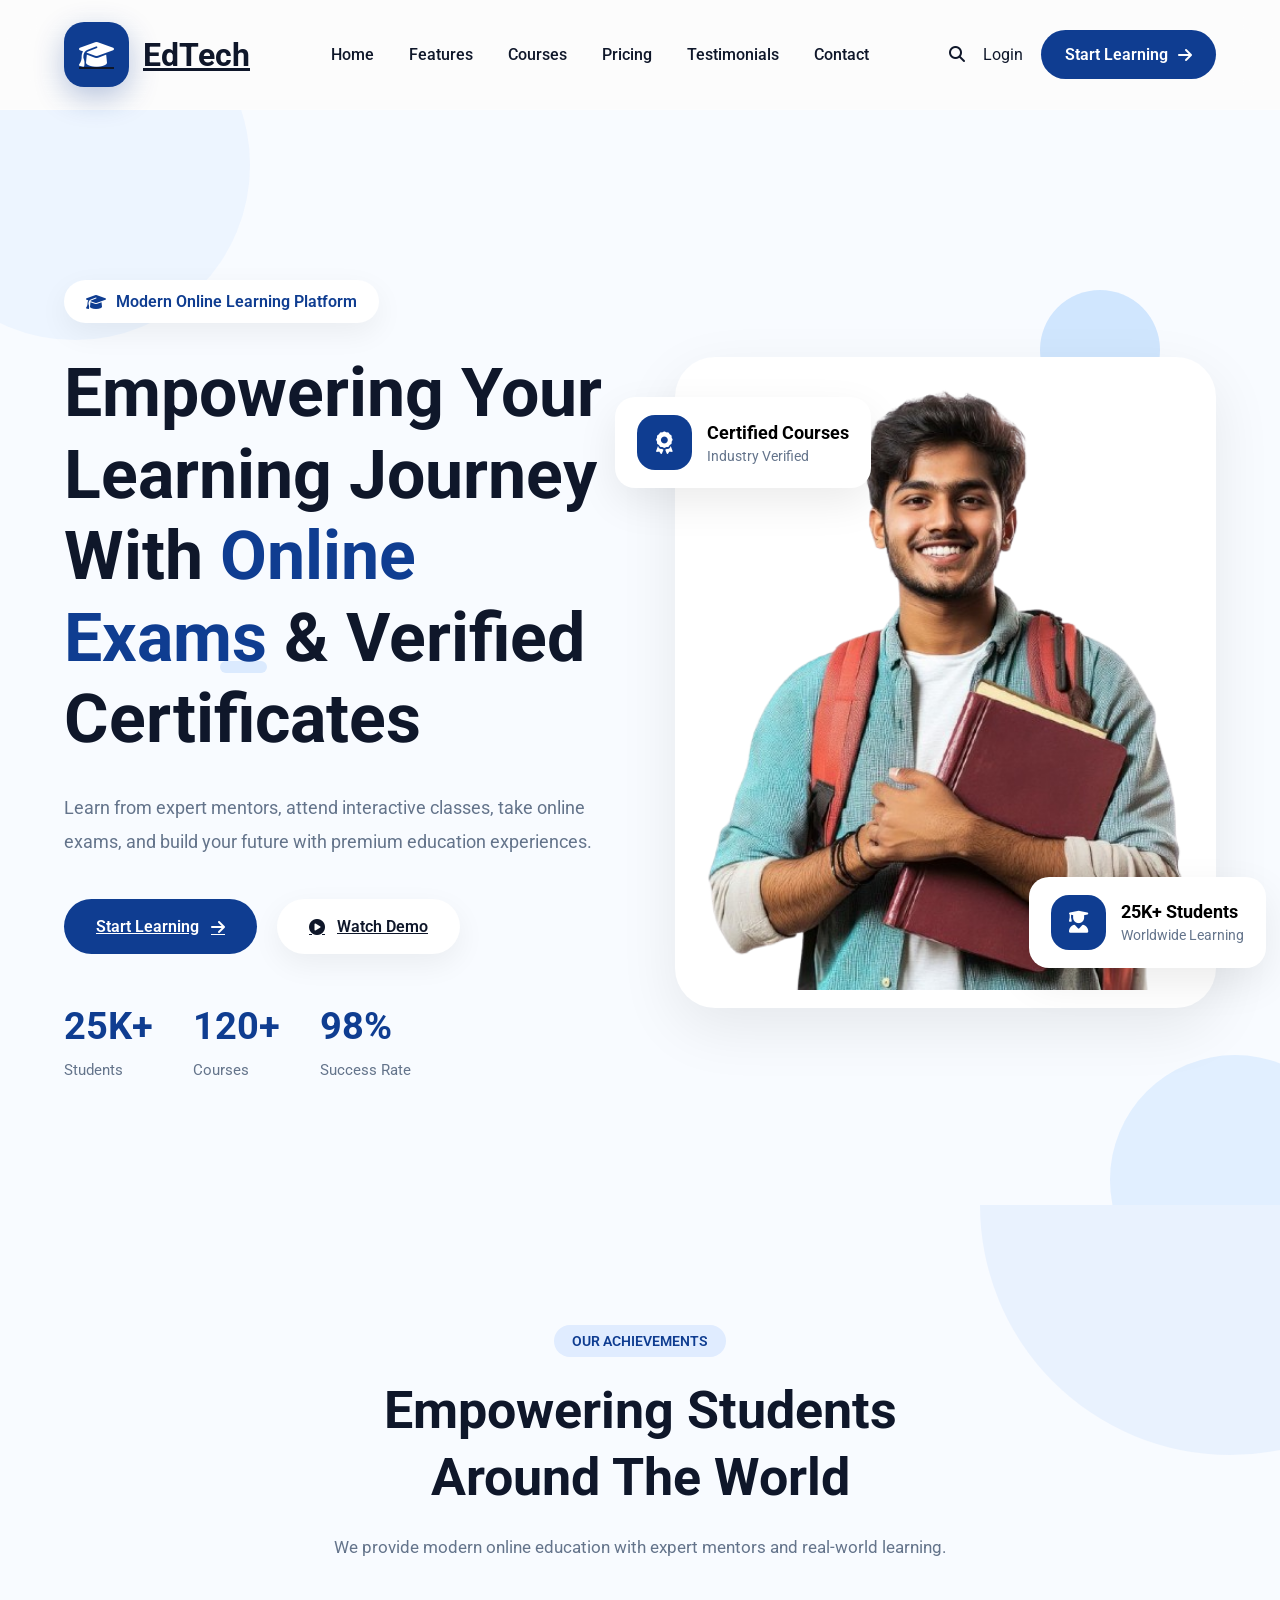
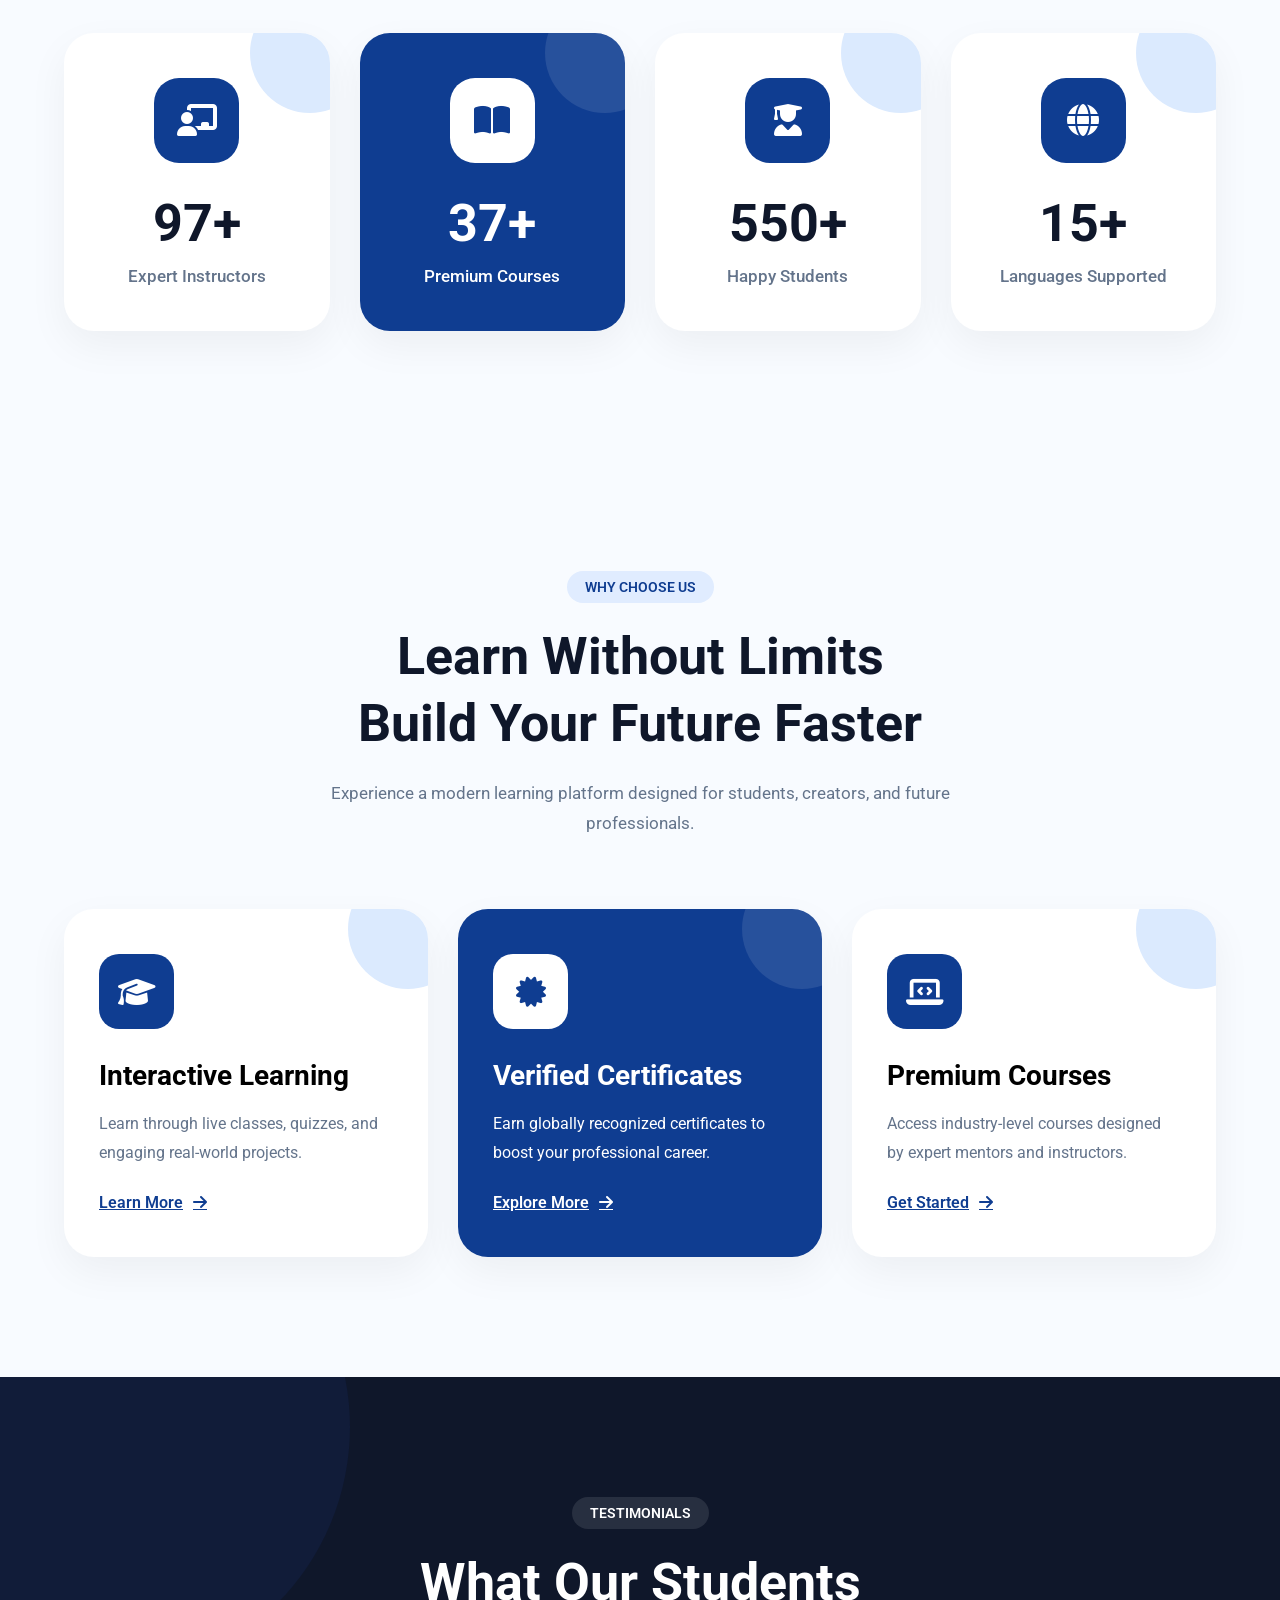
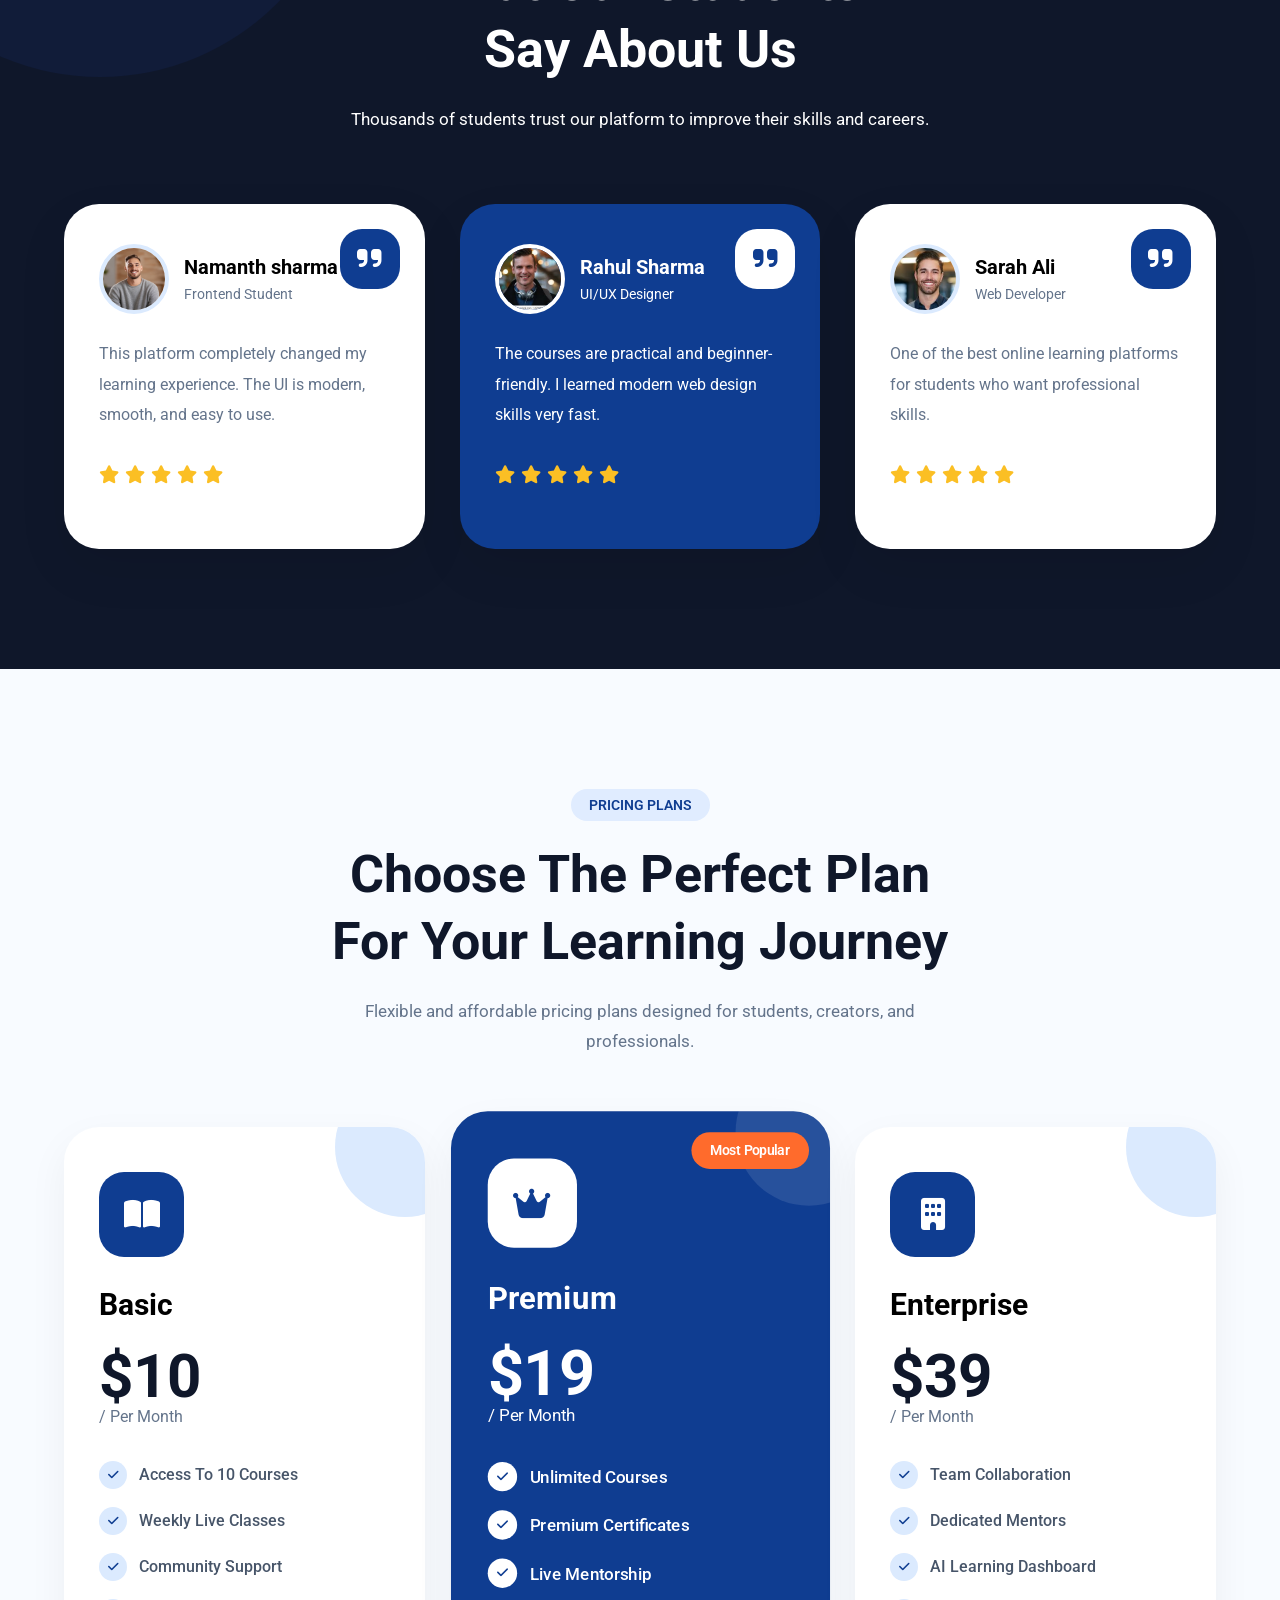
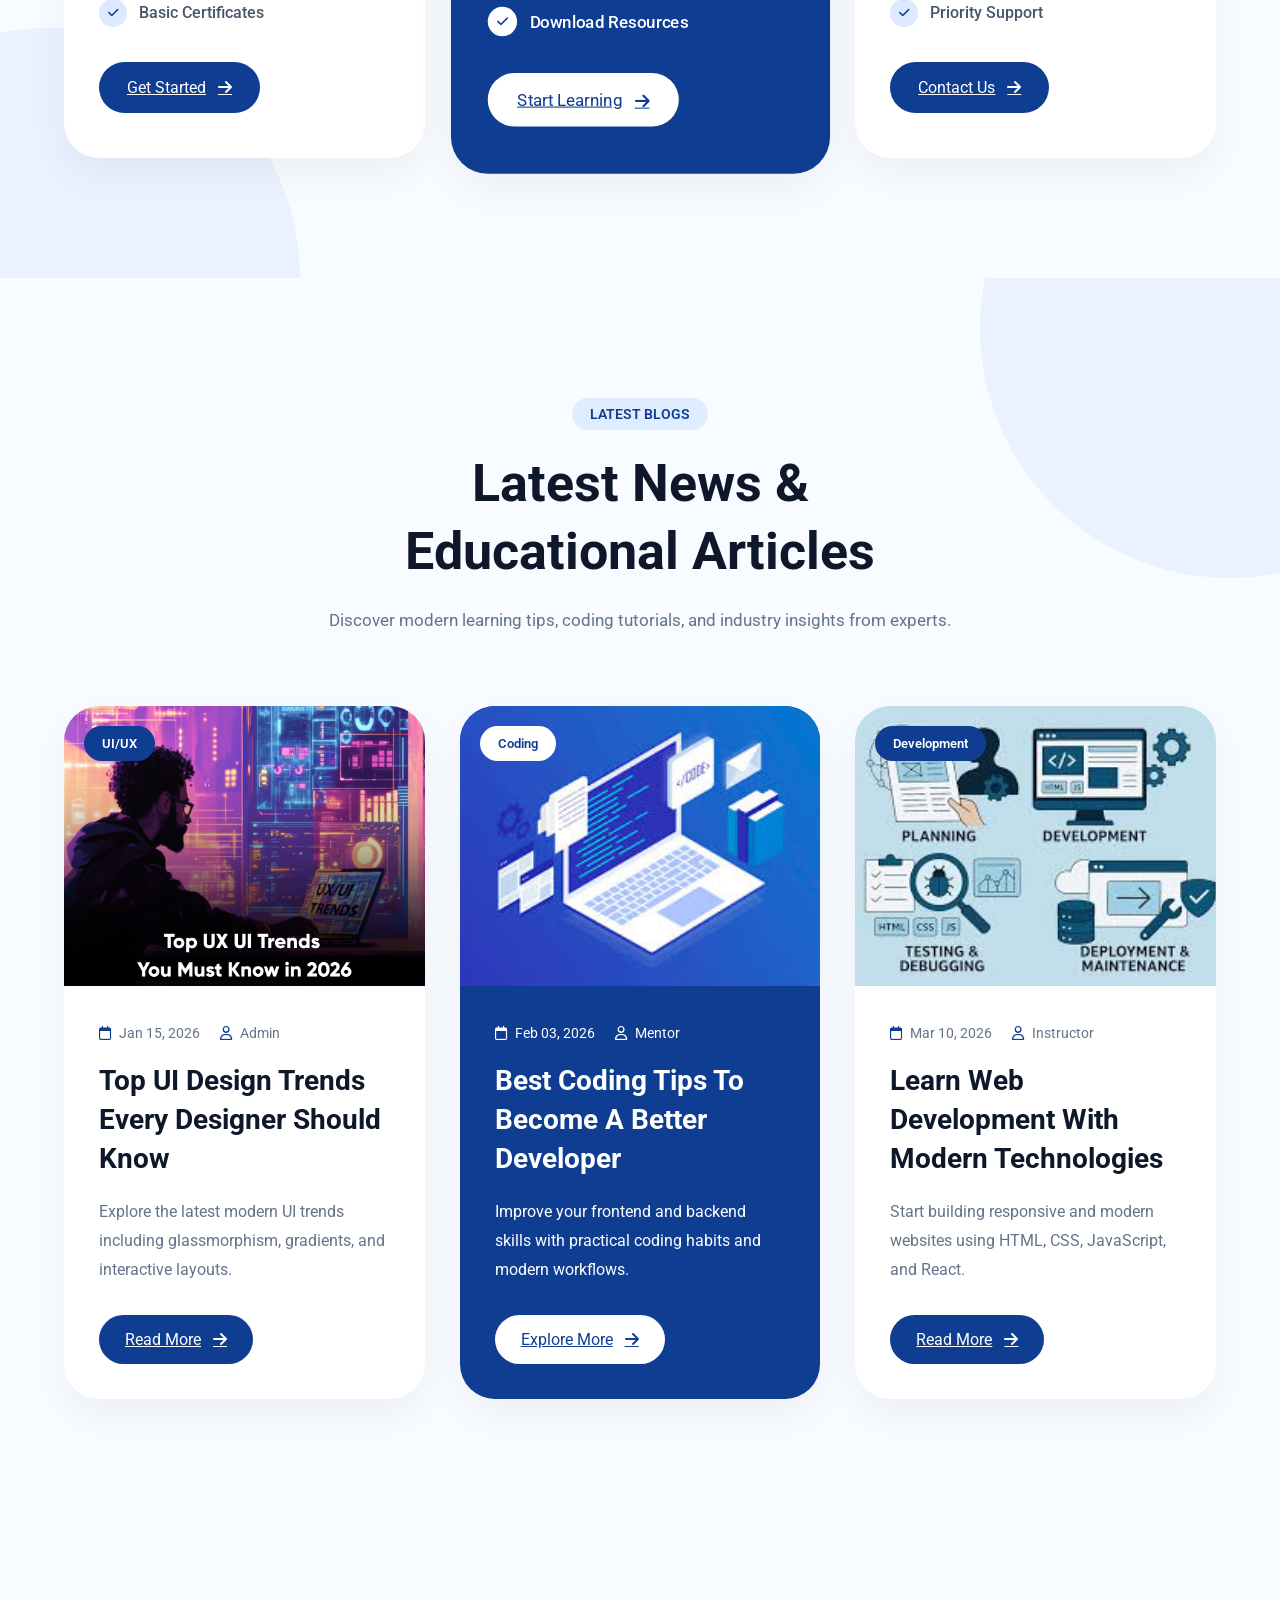
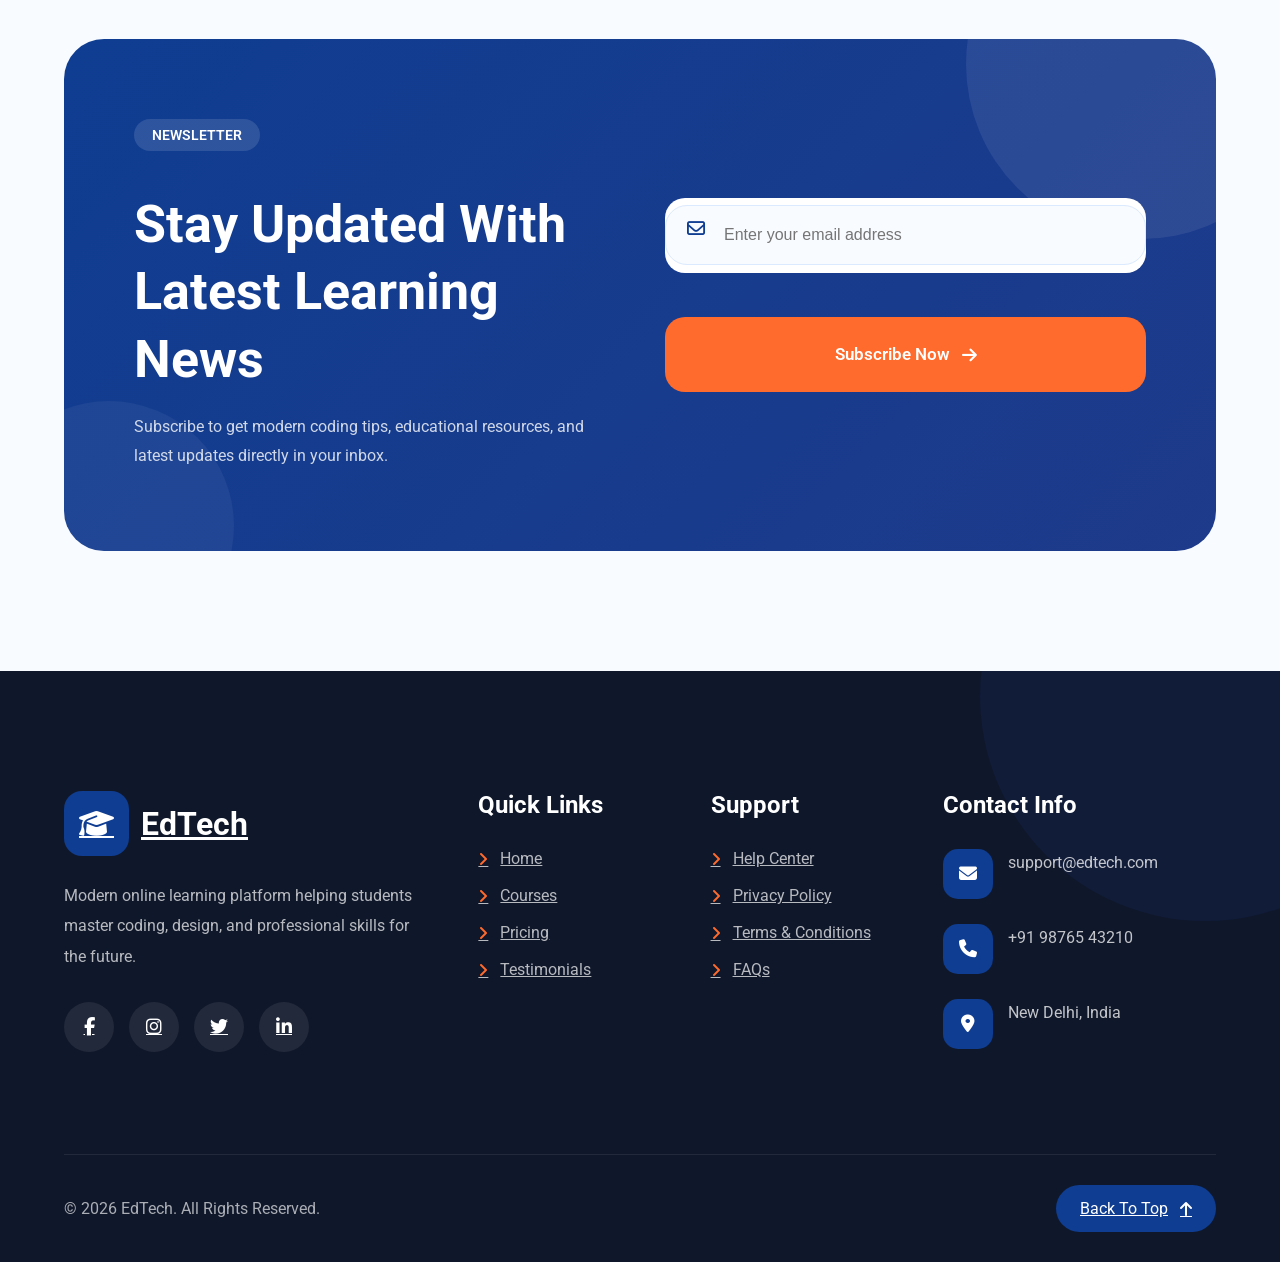
<file: one.html>
<!DOCTYPE html>
<html lang="en">
<head>
    <meta charset="UTF-8">
    <meta name="viewport" content="width=device-width, initial-scale=1.0">
    <title>Document</title>
    <link rel="stylesheet" href="css/style.css?v=4">
    <script defer src="js/script.js?v=4"></script>
    <link rel="preconnect" href="https://fonts.googleapis.com">
    <link rel="preconnect" href="https://fonts.gstatic.com" crossorigin>
    <link href="https://fonts.googleapis.com/css2?family=Roboto:wght@300;400;500;700&display=swap" rel="stylesheet">
    <link rel="stylesheet" href="https://cdnjs.cloudflare.com/ajax/libs/font-awesome/6.5.1/css/all.min.css">
</head>
<body>
    



<!-- http://e-commerce-store.local/ -->


<!--  header/ navbar section -->

   <!-- HEADER -->

<header class="header">

    <div class="container nav-wrapper">

        <!-- LOGO -->

        <a href="#" class="logo">

            <div class="logo-icon">
                <i class="fa-solid fa-graduation-cap"></i>
            </div>

            <span>EdTech</span>

        </a>

        <!-- MENU -->

        <ul class="menu" id="menu">

            <li>
                <a href="#" class="active">
                    Home
                </a>
            </li>

            <li>
                <a href="feature.html">
                    Features
                </a>
            </li>

            <li>
                <a href="course.html">
                    Courses
                </a>
            </li>

            <li>
                <a href="pricing.html">
                    Pricing
                </a>
            </li>

            <li>
                <a href="testimonials.html">
                    Testimonials
                </a>
            </li>

            <li>
                <a href="contact.html">
                    Contact
                </a>
            </li>

        </ul>

        <!-- RIGHT SIDE -->

        <div class="nav-right">

            <!-- SEARCH -->

            <a href="#" class="nav-icon">

                <i class="fa-solid fa-magnifying-glass"></i>

            </a>

            <!-- LOGIN -->

            <a href="#" class="login-btn">

                Login

            </a>

            <!-- BUTTON -->

            <a href="#" class="header-btn">

                Start Learning

                <i class="fa-solid fa-arrow-right"></i>

            </a>

        </div>

        <!-- MOBILE MENU BUTTON -->

        <button class="menu-toggle" id="menu-toggle" type="button" aria-label="Toggle navigation menu" aria-expanded="false">
            <i class="fa-solid fa-bars"></i>
        </button>

    </div>

</header>

    <!-- HERO SECTION -->
<section class="hero">

    <!-- FLOATING SHAPES -->

    <div class="hero-shape shape-1"></div>
    <div class="hero-shape shape-2"></div>
    <div class="hero-shape shape-3"></div>

    <div class="container hero-wrapper">

        <!-- HERO CONTENT -->

        <div class="hero-content">

            <span class="hero-badge">

                <i class="fa-solid fa-graduation-cap"></i>

                Modern Online Learning Platform

            </span>

            <h1>
                Empowering Your Learning Journey With
                <span>Online Exams</span>
                & Verified Certificates
            </h1>

            <p>
                Learn from expert mentors, attend interactive
                classes, take online exams, and build your
                future with premium education experiences.
            </p>

            <!-- HERO BUTTONS -->

            <div class="hero-buttons">

                <a href="#" class="hero-btn primary-btn">

                    Start Learning

                    <i class="fa-solid fa-arrow-right"></i>

                </a>

                <a href="#" class="hero-btn secondary-btn">

                    <i class="fa-solid fa-circle-play"></i>

                    Watch Demo

                </a>

            </div>

            <!-- HERO STATS -->

            <div class="hero-stats">

                <div class="hero-stat">

                    <h3>25K+</h3>
                    <p>Students</p>

                </div>

                <div class="hero-stat">

                    <h3>120+</h3>
                    <p>Courses</p>

                </div>

                <div class="hero-stat">

                    <h3>98%</h3>
                    <p>Success Rate</p>

                </div>

            </div>

        </div>

        <!-- HERO IMAGE -->

        <div class="hero-image">

            <div class="image-box">

                <img src="image/student-removebg-preview.png" alt="Student">

            </div>

            <!-- FLOATING CARD 1 -->

            <div class="floating-card card-1">

                <i class="fa-solid fa-award"></i>

                <div>

                    <h4>Certified Courses</h4>
                    <p>Industry Verified</p>

                </div>

            </div>

            <!-- FLOATING CARD 2 -->

            <div class="floating-card card-2">

                <i class="fa-solid fa-user-graduate"></i>

                <div>

                    <h4>25K+ Students</h4>
                    <p>Worldwide Learning</p>

                </div>

            </div>

        </div>

    </div>

</section>


    <!-- STATS SECTION -->
<section class="stats">

    <div class="container">

        <!-- SECTION TITLE -->

        <div class="section-title">

            <span class="mini-title">
                OUR ACHIEVEMENTS
            </span>

            <h2>
                Empowering Students <br>
                Around The World
            </h2>

            <p>
                We provide modern online education with
                expert mentors and real-world learning.
            </p>

        </div>

        <!-- STATS GRID -->

        <div class="stats-grid">

            <!-- CARD 1 -->

            <div class="stat-card">

                <div class="stat-icon">
                    <i class="fa-solid fa-chalkboard-user"></i>
                </div>

                <h2>
                    <span class="counter" data-target="97">0</span>+
                </h2>

                <p>Expert Instructors</p>

            </div>

            <!-- CARD 2 -->

            <div class="stat-card active-stat">

                <div class="stat-icon">
                    <i class="fa-solid fa-book-open"></i>
                </div>

                <h2>
                    <span class="counter" data-target="37">0</span>+
                </h2>

                <p>Premium Courses</p>

            </div>

            <!-- CARD 3 -->

            <div class="stat-card">

                <div class="stat-icon">
                    <i class="fa-solid fa-user-graduate"></i>
                </div>

                <h2>
                    <span class="counter" data-target="550">0</span>+
                </h2>

                <p>Happy Students</p>

            </div>

            <!-- CARD 4 -->

            <div class="stat-card">

                <div class="stat-icon">
                    <i class="fa-solid fa-globe"></i>
                </div>

                <h2>
                    <span class="counter" data-target="15">0</span>+
                </h2>

                <p>Languages Supported</p>

            </div>

        </div>

    </div>

</section>



    <!-- WHY CHOOSE US -->

  <section class="why">

    <div class="container">

        <div class="section-title">

            <span class="mini-title">WHY CHOOSE US</span>

            <h2>
                Learn Without Limits <br>
                Build Your Future Faster
            </h2>

            <p>
                Experience a modern learning platform designed for
                students, creators, and future professionals.
            </p>

        </div>

        <div class="why-grid">

            <!-- CARD 1 -->

            <div class="why-card">

                <div class="icon-box">
                    <i class="fa-solid fa-graduation-cap"></i>
                </div>

                <h3>Interactive Learning</h3>

                <p>
                    Learn through live classes, quizzes,
                    and engaging real-world projects.
                </p>

                <a href="#">
                    Learn More
                    <i class="fa-solid fa-arrow-right"></i>
                </a>

            </div>

            <!-- CARD 2 -->

            <div class="why-card active-card">

                <div class="icon-box">
                    <i class="fa-solid fa-certificate"></i>
                </div>

                <h3>Verified Certificates</h3>

                <p>
                    Earn globally recognized certificates
                    to boost your professional career.
                </p>

                <a href="#">
                    Explore More
                    <i class="fa-solid fa-arrow-right"></i>
                </a>

            </div>

            <!-- CARD 3 -->

            <div class="why-card">

                <div class="icon-box">
                    <i class="fa-solid fa-laptop-code"></i>
                </div>

                <h3>Premium Courses</h3>

                <p>
                    Access industry-level courses designed
                    by expert mentors and instructors.
                </p>

                <a href="#">
                    Get Started
                    <i class="fa-solid fa-arrow-right"></i>
                </a>

            </div>

        </div>

    </div>

</section>

    <!-- TESTIMONIALS -->

  <section class="testimonials">

    <div class="container">

        <!-- SECTION TITLE -->

        <div class="section-title white">

            <span class="mini-title light">
                TESTIMONIALS
            </span>

            <h2>
                What Our Students <br>
                Say About Us
            </h2>

            <p>
                Thousands of students trust our platform
                to improve their skills and careers.
            </p>

        </div>

        <!-- TESTIMONIAL GRID -->

        <div class="testimonial-grid">

            <!-- CARD 1 -->

            <div class="testimonial-card">

                <div class="quote-icon">
                    <i class="fa-solid fa-quote-right"></i>
                </div>

                <div class="student-info">

                    <img src="image/test1.jpg" alt="">

                    <div>
                        <h4>Namanth sharma</h4>
                        <span>Frontend Student</span>
                    </div>

                </div>

                <p>
                    This platform completely changed my
                    learning experience. The UI is modern,
                    smooth, and easy to use.
                </p>

                <div class="stars">
                    <i class="fa-solid fa-star"></i>
                    <i class="fa-solid fa-star"></i>
                    <i class="fa-solid fa-star"></i>
                    <i class="fa-solid fa-star"></i>
                    <i class="fa-solid fa-star"></i>
                </div>

            </div>

            <!-- CARD 2 -->

            <div class="testimonial-card active-testimonial">

                <div class="quote-icon">
                    <i class="fa-solid fa-quote-right"></i>
                </div>

                <div class="student-info">

                    <img src="image/test2.jpg" alt="">

                    <div>
                        <h4>Rahul Sharma</h4>
                        <span>UI/UX Designer</span>
                    </div>

                </div>

                <p>
                    The courses are practical and beginner-friendly.
                    I learned modern web design skills very fast.
                </p>

                <div class="stars">
                    <i class="fa-solid fa-star"></i>
                    <i class="fa-solid fa-star"></i>
                    <i class="fa-solid fa-star"></i>
                    <i class="fa-solid fa-star"></i>
                    <i class="fa-solid fa-star"></i>
                </div>

            </div>

            <!-- CARD 3 -->

            <div class="testimonial-card">

                <div class="quote-icon">
                    <i class="fa-solid fa-quote-right"></i>
                </div>

                <div class="student-info">

                    <img src="image/test3.jpg" alt="">

                    <div>
                        <h4>Sarah Ali</h4>
                        <span>Web Developer</span>
                    </div>

                </div>

                <p>
                    One of the best online learning platforms
                    for students who want professional skills.
                </p>

                <div class="stars">
                    <i class="fa-solid fa-star"></i>
                    <i class="fa-solid fa-star"></i>
                    <i class="fa-solid fa-star"></i>
                    <i class="fa-solid fa-star"></i>
                    <i class="fa-solid fa-star"></i>
                </div>

            </div>

        </div>

    </div>

</section>

    <!-- PRICING -->

    <section class="pricing">

    <div class="container">

        <!-- SECTION TITLE -->

        <div class="section-title">

            <span class="mini-title">
                PRICING PLANS
            </span>

            <h2>
                Choose The Perfect Plan <br>
                For Your Learning Journey
            </h2>

            <p>
                Flexible and affordable pricing plans designed
                for students, creators, and professionals.
            </p>

        </div>

        <!-- PRICING GRID -->

        <div class="pricing-grid">

            <!-- BASIC PLAN -->

            <div class="price-card">

                <div class="plan-icon">
                    <i class="fa-solid fa-book-open"></i>
                </div>

                <h3>Basic</h3>

                <div class="price">

                    <h2>$10</h2>
                    <span>/ Per Month</span>

                </div>

                <ul>

                    <li>
                        <i class="fa-solid fa-check"></i>
                        Access To 10 Courses
                    </li>

                    <li>
                        <i class="fa-solid fa-check"></i>
                        Weekly Live Classes
                    </li>

                    <li>
                        <i class="fa-solid fa-check"></i>
                        Community Support
                    </li>

                    <li>
                        <i class="fa-solid fa-check"></i>
                        Basic Certificates
                    </li>

                </ul>

                <a href="#" class="price-btn">

                    Get Started

                    <i class="fa-solid fa-arrow-right"></i>

                </a>

            </div>

            <!-- PREMIUM PLAN -->

            <div class="price-card active-price">

                <div class="popular-tag">
                    Most Popular
                </div>

                <div class="plan-icon">
                    <i class="fa-solid fa-crown"></i>
                </div>

                <h3>Premium</h3>

                <div class="price">

                    <h2>$19</h2>
                    <span>/ Per Month</span>

                </div>

                <ul>

                    <li>
                        <i class="fa-solid fa-check"></i>
                        Unlimited Courses
                    </li>

                    <li>
                        <i class="fa-solid fa-check"></i>
                        Premium Certificates
                    </li>

                    <li>
                        <i class="fa-solid fa-check"></i>
                        Live Mentorship
                    </li>

                    <li>
                        <i class="fa-solid fa-check"></i>
                        Download Resources
                    </li>

                </ul>

                <a href="#" class="price-btn white-btn">

                    Start Learning

                    <i class="fa-solid fa-arrow-right"></i>

                </a>

            </div>

            <!-- ENTERPRISE PLAN -->

            <div class="price-card">

                <div class="plan-icon">
                    <i class="fa-solid fa-building"></i>
                </div>

                <h3>Enterprise</h3>

                <div class="price">

                    <h2>$39</h2>
                    <span>/ Per Month</span>

                </div>

                <ul>

                    <li>
                        <i class="fa-solid fa-check"></i>
                        Team Collaboration
                    </li>

                    <li>
                        <i class="fa-solid fa-check"></i>
                        Dedicated Mentors
                    </li>

                    <li>
                        <i class="fa-solid fa-check"></i>
                        AI Learning Dashboard
                    </li>

                    <li>
                        <i class="fa-solid fa-check"></i>
                        Priority Support
                    </li>

                </ul>

                <a href="#" class="price-btn">

                    Contact Us

                    <i class="fa-solid fa-arrow-right"></i>

                </a>

            </div>

        </div>

    </div>

</section>


    <!-- BLOG SECTION -->

   <section class="blog">

    <div class="container">

        <!-- SECTION TITLE -->

        <div class="section-title">

            <span class="mini-title">
                LATEST BLOGS
            </span>

            <h2>
                Latest News & <br>
                Educational Articles
            </h2>

            <p>
                Discover modern learning tips, coding tutorials,
                and industry insights from experts.
            </p>

        </div>

        <!-- BLOG GRID -->

        <div class="blog-grid">

            <!-- BLOG CARD 1 -->

            <div class="blog-card">

                <div class="blog-image">

                    <img src="image/ui1.webp" alt="">

                    <div class="blog-tag">
                        UI/UX
                    </div>

                </div>

                <div class="blog-content">

                    <div class="blog-info">

                        <span>
                            <i class="fa-regular fa-calendar"></i>
                            Jan 15, 2026
                        </span>

                        <span>
                            <i class="fa-regular fa-user"></i>
                            Admin
                        </span>

                    </div>

                    <h3>
                        Top UI Design Trends Every Designer Should Know
                    </h3>

                    <p>
                        Explore the latest modern UI trends including
                        glassmorphism, gradients, and interactive layouts.
                    </p>

                    <a href="#" class="blog-btn">

                        Read More

                        <i class="fa-solid fa-arrow-right"></i>

                    </a>

                </div>

            </div>

            <!-- BLOG CARD 2 -->

            <div class="blog-card active-blog">

                <div class="blog-image">

                    <img src="image/blog2.jpg" alt="">

                    <div class="blog-tag">
                        Coding
                    </div>

                </div>

                <div class="blog-content">

                    <div class="blog-info">

                        <span>
                            <i class="fa-regular fa-calendar"></i>
                            Feb 03, 2026
                        </span>

                        <span>
                            <i class="fa-regular fa-user"></i>
                            Mentor
                        </span>

                    </div>

                    <h3>
                        Best Coding Tips To Become A Better Developer
                    </h3>

                    <p>
                        Improve your frontend and backend skills with
                        practical coding habits and modern workflows.
                    </p>

                    <a href="#" class="blog-btn white-blog-btn">

                        Explore More

                        <i class="fa-solid fa-arrow-right"></i>

                    </a>

                </div>

            </div>

            <!-- BLOG CARD 3 -->

            <div class="blog-card">

                <div class="blog-image">

                    <img src="image/blog3.jpg" alt="">

                    <div class="blog-tag">
                        Development
                    </div>

                </div>

                <div class="blog-content">

                    <div class="blog-info">

                        <span>
                            <i class="fa-regular fa-calendar"></i>
                            Mar 10, 2026
                        </span>

                        <span>
                            <i class="fa-regular fa-user"></i>
                            Instructor
                        </span>

                    </div>

                    <h3>
                        Learn Web Development With Modern Technologies
                    </h3>

                    <p>
                        Start building responsive and modern websites
                        using HTML, CSS, JavaScript, and React.
                    </p>

                    <a href="#" class="blog-btn">

                        Read More

                        <i class="fa-solid fa-arrow-right"></i>

                    </a>

                </div>

            </div>

        </div>

    </div>

</section>

    <!-- NEWSLETTER -->

 <section class="newsletter">

    <div class="container">

        <div class="newsletter-box">

            <!-- LEFT CONTENT -->

            <div class="newsletter-content">

                <span class="mini-title light-title">
                    NEWSLETTER
                </span>

                <h2>
                    Stay Updated With <br>
                    Latest Learning News
                </h2>

                <p>
                    Subscribe to get modern coding tips,
                    educational resources, and latest updates
                    directly in your inbox.
                </p>

            </div>

            <!-- RIGHT FORM -->

            <div class="newsletter-form">

                <form>

                    <div class="input-box">

                        <i class="fa-regular fa-envelope"></i>

                        <input 
                            type="email" 
                            placeholder="Enter your email address"
                        >

                    </div>

                    <button type="submit">

                        Subscribe Now

                        <i class="fa-solid fa-arrow-right"></i>

                    </button>

                </form>

            </div>

        </div>

    </div>

</section>

    <!-- FOOTER -->

 <!-- FOOTER -->

<footer class="footer">

    <div class="container">

        <div class="footer-wrapper">

            <!-- FOOTER BRAND -->

            <div class="footer-about">

                <a href="#" class="footer-logo">

                    <i class="fa-solid fa-graduation-cap"></i>

                    EdTech

                </a>

                <p>
                    Modern online learning platform helping
                    students master coding, design, and
                    professional skills for the future.
                </p>

                <!-- SOCIAL ICONS -->

                <div class="social-icons">

                    <a href="#">
                        <i class="fab fa-facebook-f"></i>
                    </a>

                    <a href="#">
                        <i class="fab fa-instagram"></i>
                    </a>

                    <a href="#">
                        <i class="fab fa-twitter"></i>
                    </a>

                    <a href="#">
                        <i class="fab fa-linkedin-in"></i>
                    </a>

                </div>

            </div>

            <!-- QUICK LINKS -->

            <div class="footer-links">

                <h3>Quick Links</h3>

                <ul>

                    <li>
                        <a href="#">
                            <i class="fa-solid fa-angle-right"></i>
                            Home
                        </a>
                    </li>

                    <li>
                        <a href="#">
                            <i class="fa-solid fa-angle-right"></i>
                            Courses
                        </a>
                    </li>

                    <li>
                        <a href="#">
                            <i class="fa-solid fa-angle-right"></i>
                            Pricing
                        </a>
                    </li>

                    <li>
                        <a href="#">
                            <i class="fa-solid fa-angle-right"></i>
                            Testimonials
                        </a>
                    </li>

                </ul>

            </div>

            <!-- SUPPORT -->

            <div class="footer-links">

                <h3>Support</h3>

                <ul>

                    <li>
                        <a href="#">
                            <i class="fa-solid fa-angle-right"></i>
                            Help Center
                        </a>
                    </li>

                    <li>
                        <a href="#">
                            <i class="fa-solid fa-angle-right"></i>
                            Privacy Policy
                        </a>
                    </li>

                    <li>
                        <a href="#">
                            <i class="fa-solid fa-angle-right"></i>
                            Terms & Conditions
                        </a>
                    </li>

                    <li>
                        <a href="#">
                            <i class="fa-solid fa-angle-right"></i>
                            FAQs
                        </a>
                    </li>

                </ul>

            </div>

            <!-- CONTACT -->

            <div class="footer-contact">

                <h3>Contact Info</h3>

                <div class="contact-item">

                    <i class="fa-solid fa-envelope"></i>

                    <span>support@edtech.com</span>

                </div>

                <div class="contact-item">

                    <i class="fa-solid fa-phone"></i>

                    <span>+91 98765 43210</span>

                </div>

                <div class="contact-item">

                    <i class="fa-solid fa-location-dot"></i>

                    <span>New Delhi, India</span>

                </div>

            </div>

        </div>

        <!-- FOOTER BOTTOM -->

        <div class="footer-bottom">

            <p>
                © 2026 EdTech. All Rights Reserved.
            </p>

            <a href="#" class="back-top">

                Back To Top

                <i class="fa-solid fa-arrow-up"></i>

            </a>

        </div>

    </div>

</footer>

</body>
</html>
</file>
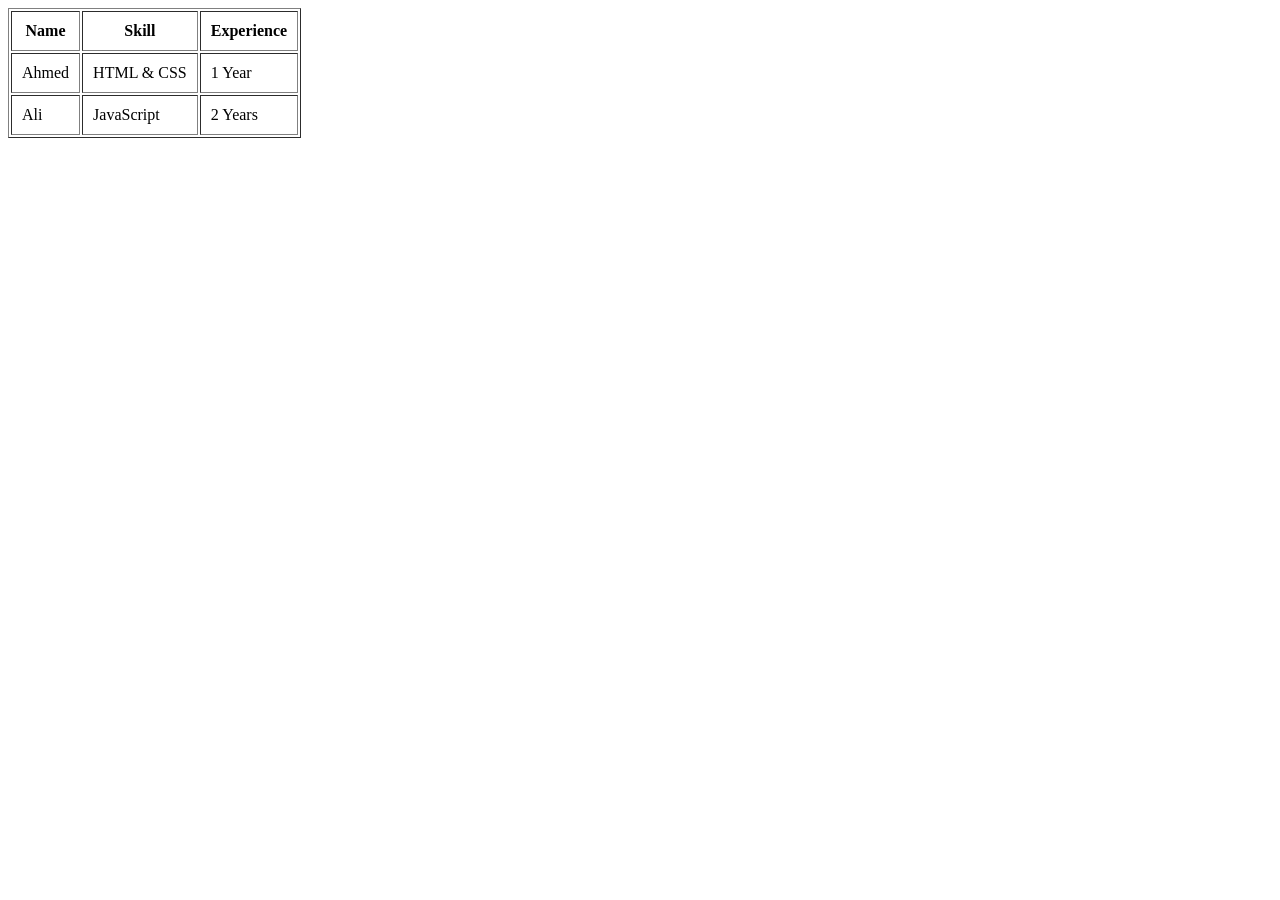
<file: table.html>
<!DOCTYPE html>
<html lang="en">
<head>
    <meta charset="UTF-8">
    <meta name="viewport" content="width=device-width, initial-scale=1.0">
    <title>Document</title>
</head>
<body>
    <table border="1" cellpadding="10">
    
    <tr>
        <th>Name</th>
        <th>Skill</th>
        <th>Experience</th>
    </tr>

    <tr>
        <td>Ahmed</td>
        <td>HTML & CSS</td>
        <td>1 Year</td>
    </tr>

    <tr>
        <td>Ali</td>
        <td>JavaScript</td>
        <td>2 Years</td>
    </tr>

</table>
</body>
</html>
</file>
<file: css/style.css>
*{
    margin: 0;
    padding: 0;
    box-sizing: border-box;
    font-family: 'Roboto', sans-serif;
}

body{
    background-color: #f5f5f5;
}


.container{
    width:90%;
    max-width:1200px;
    margin:auto;
}

.header{
    position:relative;
    top:0;
    left:0;
    z-index:999;

    padding:22px 0;

    background:rgba(255,255,255,0.7);
    backdrop-filter:blur(18px);

    border-bottom:1px solid rgba(255,255,255,0.2);
}

.nav-wrapper{
    display:flex;
    align-items:center;
    justify-content:space-between;
}

/* LOGO */

.logo{
    display:flex;
    align-items:center;
    gap:14px;

    font-size:32px;
    font-weight:700;
    color:#0f172a;
}

.logo-icon{
    width:65px;
    height:65px;

    background:#0f3d91;
    color:white;

    display:flex;
    align-items:center;
    justify-content:center;

    border-radius:20px;

    font-size:28px;

    box-shadow:0 10px 30px rgba(15,61,145,0.3);
}

/* MENU */

.menu{
    display:flex;
    align-items:center;
    gap:35px;
    list-style:none;
}

.menu li a{
    color:#0f172a;
    text-decoration:none;
    font-weight:500;
}

.nav-right{
    display:flex;
    align-items:center;
    gap:18px;
}

.nav-icon,
.login-btn,
.header-btn{
    color:#0f172a;
    text-decoration:none;
}

.header-btn{
    background:#0f3d91;
    color:white;
    padding:15px 24px;
    border-radius:50px;
    display:inline-flex;
    align-items:center;
    gap:10px;
    font-weight:600;
}

/* MOBILE */

.menu-toggle{
    width:55px;
    height:55px;
    background:#0f3d91;
    color:white;
    border:none;
    display:none;
    align-items:center;
    justify-content:center;
    border-radius:18px;
    font-size:22px;
    cursor:pointer;
}

@media(max-width:992px){

    .menu-toggle{
        display:flex;
    }

    .nav-right{
        display:none;
    }

    .menu{
        position:absolute;
        top:100%;
        left:0;
        width:100%;
        background:white;
        flex-direction:column;
        padding:20px 0;
        display:none !important;
        gap:0;
        border-radius:0 0 18px 18px;
        box-shadow:0 18px 40px rgba(15,23,42,0.12);
        z-index:9999;
    }

    .menu li{
        width:100%;
        text-align:center;
    }

    .menu li a{
        display:block;
        padding:14px 20px;
    }

    .menu.active{
        display:flex !important;
    }

}


/* hero section */

.hero{
    padding:170px 0 120px;
    background:#f8fbff;
    position:relative;
    overflow:hidden;
}

.hero-wrapper{
    display:grid;
    grid-template-columns:1fr 1fr;
    align-items:center;
    gap:70px;
    position:relative;
    z-index:2;
}

/* FLOATING SHAPES */

.hero-shape{
    position:absolute;
    border-radius:50%;
    opacity:0.4;
}

.shape-1{
    width:350px;
    height:350px;
    background:#dbeafe;
    top:-120px;
    left:-100px;
}

.shape-2{
    width:250px;
    height:250px;
    background:#bfdbfe;
    bottom:-100px;
    right:-80px;
}

.shape-3{
    width:120px;
    height:120px;
    background:#93c5fd;
    top:180px;
    right:120px;
}

/* HERO CONTENT */

.hero-badge{
    display:inline-flex;
    align-items:center;
    gap:10px;

    background:white;
    padding:12px 22px;
    border-radius:50px;

    box-shadow:0 10px 30px rgba(0,0,0,0.06);

    color:#0f3d91;
    font-weight:600;

    margin-bottom:30px;
}

.hero-content h1{
    font-size:68px;
    line-height:1.2;
    color:#0f172a;
    margin-bottom:30px;
}

.hero-content h1 span{
    color:#0f3d91;
    position:relative;
}

.hero-content h1 span::after{
    content:"";
    position:absolute;
    left:0;
    bottom:5px;
    width:100%;
    height:12px;
    background:#dbeafe;
    z-index:-1;
    border-radius:20px;
}

.hero-content p{
    color:#64748b;
    font-size:18px;
    line-height:1.9;
    margin-bottom:40px;
    max-width:620px;
}

/* BUTTONS */

.hero-buttons{
    display:flex;
    align-items:center;
    gap:20px;
    margin-bottom:50px;
}

.hero-btn{
    padding:18px 32px;
    border-radius:60px;
    font-weight:600;

    display:inline-flex;
    align-items:center;
    gap:12px;

    transition:0.4s;
}

.primary-btn{
    background:#0f3d91;
    color:white;
}

.primary-btn:hover{
    background:#ff6b2c;
    transform:translateY(-5px);
}

.primary-btn i{
    transition:0.4s;
}

.primary-btn:hover i{
    transform:translateX(6px);
}

.secondary-btn{
    background:white;
    color:#0f172a;
    box-shadow:0 10px 30px rgba(0,0,0,0.06);
}

.secondary-btn:hover{
    transform:translateY(-5px);
}

/* HERO STATS */

.hero-stats{
    display:flex;
    gap:40px;
    flex-wrap:wrap;
}

.hero-stat h3{
    font-size:38px;
    color:#0f3d91;
    margin-bottom:8px;
}

.hero-stat p{
    margin:0;
    font-size:15px;
}

/* HERO IMAGE */

.hero-image{
    position:relative;
}

.image-box{
    background:white;
    padding:18px;
    border-radius:40px;

    box-shadow:0 20px 60px rgba(0,0,0,0.08);
}

.image-box img{
    width:100%;
    border-radius:30px;
    display:block;
}

/* FLOATING CARDS */

.floating-card{
    position:absolute;
    background:white;
    padding:18px 22px;
    border-radius:20px;

    display:flex;
    align-items:center;
    gap:15px;

    box-shadow:0 15px 40px rgba(0,0,0,0.08);

    animation:float 4s ease-in-out infinite;
}

.floating-card i{
    width:55px;
    height:55px;
    background:#0f3d91;
    color:white;

    display:flex;
    align-items:center;
    justify-content:center;

    border-radius:18px;
    font-size:22px;
}

.floating-card h4{
    font-size:18px;
    margin-bottom:5px;
}

.floating-card p{
    font-size:14px;
    color:#64748b;
}

.card-1{
    top:40px;
    left:-60px;
}

.card-2{
    bottom:40px;
    right:-50px;
}

/* FLOATING ANIMATION */

@keyframes float{

    0%{
        transform:translateY(0);
    }

    50%{
        transform:translateY(-12px);
    }

    100%{
        transform:translateY(0);
    }

}

/* RESPONSIVE */

@media(max-width:992px){

    .hero-wrapper{
        grid-template-columns:1fr;
    }

    .hero-content h1{
        font-size:48px;
    }

    .hero-buttons{
        flex-direction:column;
        align-items:flex-start;
    }

    .card-1,
    .card-2{
        position:static;
        margin-top:20px;
    }

}

/* stats section */

.stats{
    padding:120px 0;
    background:#f8fbff;
    position:relative;
    overflow:hidden;
}

.stats::before{
    content:"";
    position:absolute;
    width:500px;
    height:500px;
    background:#dbeafe;
    border-radius:50%;
    top:-250px;
    right:-200px;
    opacity:0.5;
}

.section-title{
    text-align:center;
    margin-bottom:70px;
}

.mini-title{
    display:inline-block;
    background:#dbeafe;
    color:#0f3d91;
    padding:10px 22px;
    border-radius:50px;
    font-size:14px;
    font-weight:600;
    margin-bottom:20px;
}

.section-title h2{
    font-size:52px;
    line-height:1.3;
    margin-bottom:20px;
    color:#0f172a;
}

.section-title p{
    max-width:650px;
    margin:auto;
    color:#64748b;
    line-height:1.8;
}

.stats-grid{
    display:grid;
    grid-template-columns:repeat(4,1fr);
    gap:30px;
}

.stat-card{
    background:white;
    padding:45px 30px;
    border-radius:30px;
    text-align:center;
    position:relative;
    overflow:hidden;
    transition:0.5s;
    box-shadow:0 15px 40px rgba(0,0,0,0.05);
}

.stat-card::before{
    content:"";
    position:absolute;
    width:120px;
    height:120px;
    background:#dbeafe;
    border-radius:50%;
    top:-40px;
    right:-40px;
    transition:0.5s;
}

.stat-card:hover::before{
    transform:scale(1.8);
}

.stat-card:hover{
    transform:translateY(-12px);
    box-shadow:0 25px 60px rgba(0,0,0,0.1);
}

.stat-icon{
    width:85px;
    height:85px;
    background:#0f3d91;
    color:white;
    display:flex;
    align-items:center;
    justify-content:center;
    margin:auto;
    border-radius:25px;
    font-size:32px;
    margin-bottom:30px;
    position:relative;
    z-index:2;
}

.stat-card h2{
    font-size:52px;
    color:#0f172a;
    margin-bottom:12px;
    position:relative;
    z-index:2;
}

.stat-card p{
    color:#64748b;
    font-size:17px;
    font-weight:500;
    position:relative;
    z-index:2;
}

.active-stat{
    background:#0f3d91;
}

.active-stat h2,
.active-stat p{
    color:white;
}

.active-stat .stat-icon{
    background:white;
    color:#0f3d91;
}

.active-stat::before{
    background:rgba(255,255,255,0.1);
}

@media(max-width:992px){

    .stats-grid{
        grid-template-columns:1fr;
    }

    .section-title h2{
        font-size:38px;
    }

}




/* why choose us section */

.why{
    padding:120px 0;
    background:#f8fbff;
}

.section-title{
    text-align:center;
    margin-bottom:70px;
}

.mini-title{
    display:inline-block;
    background:#e0ecff;
    color:#0f3d91;
    padding:8px 18px;
    border-radius:50px;
    font-size:14px;
    font-weight:600;
    margin-bottom:20px;
}

.section-title h2{
    font-size:52px;
    line-height:1.3;
    color:#0f172a;
    margin-bottom:20px;
}

.section-title p{
    max-width:650px;
    margin:auto;
    color:#64748b;
    font-size:17px;
}

.why-grid{
    display:grid;
    grid-template-columns:repeat(3,1fr);
    gap:30px;
}

.why-card{
    background:white;
    padding:45px 35px;
    border-radius:30px;
    position:relative;
    overflow:hidden;
    transition:0.5s;
    box-shadow:0 15px 40px rgba(0,0,0,0.05);
}

.why-card::before{
    content:"";
    position:absolute;
    width:120px;
    height:120px;
    background:#dbeafe;
    border-radius:50%;
    top:-40px;
    right:-40px;
    transition:0.5s;
}

.why-card:hover::before{
    transform:scale(1.8);
}

.why-card:hover{
    transform:translateY(-12px);
    box-shadow:0 25px 60px rgba(0,0,0,0.12);
}

.icon-box{
    width:75px;
    height:75px;
    background:#0f3d91;
    color:white;
    display:flex;
    align-items:center;
    justify-content:center;
    border-radius:20px;
    font-size:30px;
    margin-bottom:30px;
    position:relative;
    z-index:2;
}

.why-card h3{
    font-size:28px;
    margin-bottom:18px;
    position:relative;
    z-index:2;
}

.why-card p{
    color:#64748b;
    line-height:1.8;
    margin-bottom:25px;
    position:relative;
    z-index:2;
}

.why-card a{
    display:inline-flex;
    align-items:center;
    gap:10px;
    color:#0f3d91;
    font-weight:600;
    position:relative;
    z-index:2;
    transition:0.4s;
}

.why-card a i{
    transition:0.4s;
}

.why-card:hover a i{
    transform:translateX(6px);
}

.active-card{
    background:#0f3d91;
}

.active-card h3,
.active-card p,
.active-card a{
    color:white;
}

.active-card .icon-box{
    background:white;
    color:#0f3d91;
}

.active-card::before{
    background:rgba(255,255,255,0.1);
}

@media(max-width:992px){

    .why-grid{
        grid-template-columns:1fr;
    }

    .section-title h2{
        font-size:38px;
    }

}


/* testimonials section */   

.testimonials{
    padding:120px 0;
    background:#0f172a;
    position:relative;
    overflow:hidden;
}

.testimonials::before{
    content:"";
    position:absolute;
    width:400px;
    height:400px;
    background:#1e3a8a;
    border-radius:50%;
    top:-150px;
    right:-100px;
    opacity:0.2;
}

.white h2,
.white p{
    color:white;
}

.light{
    background:rgba(255,255,255,0.1);
    color:white;
}

.testimonial-grid{
    display:grid;
    grid-template-columns:repeat(3,1fr);
    gap:30px;
    margin-top:70px;
}

.testimonial-card{
    background:white;
    padding:35px;
    border-radius:30px;
    position:relative;
    transition:0.5s;
    overflow:hidden;
}

.testimonial-card:hover{
    transform:translateY(-12px);
    box-shadow:0 25px 50px rgba(0,0,0,0.2);
}

.quote-icon{
    position:absolute;
    top:25px;
    right:25px;
    width:55px;
    height:55px;
    background:#e0ecff;
    color:#0f3d91;
    display:flex;
    align-items:center;
    justify-content:center;
    border-radius:50%;
    font-size:22px;
}

.student-info{
    display:flex;
    align-items:center;
    gap:15px;
    margin-bottom:25px;
}

.student-info img{
    width:70px;
    height:70px;
    border-radius:50%;
    object-fit:cover;
    border:4px solid #dbeafe;
}

.student-info h4{
    font-size:20px;
    margin-bottom:5px;
}

.student-info span{
    color:#64748b;
    font-size:14px;
}

.testimonial-card p{
    color:#475569;
    line-height:1.8;
    margin-bottom:25px;
}

.stars{
    display:flex;
    gap:6px;
    color:#fbbf24;
    font-size:18px;
}

.active-testimonial{
    background:#0f3d91;
}

.active-testimonial h4,
.active-testimonial p,
.active-testimonial span{
    color:white;
}

.active-testimonial .quote-icon{
    background:white;
    color:#0f3d91;
}

.active-testimonial .student-info img{
    border-color:white;
}

@media(max-width:992px){

    .testimonial-grid{
        grid-template-columns:1fr;
    }

}


/* pricing section  */

.pricing{
    padding:120px 0;
    background:#f8fbff;
    position:relative;
    overflow:hidden;
}

.pricing::before{
    content:"";
    position:absolute;
    width:500px;
    height:500px;
    background:#dbeafe;
    border-radius:50%;
    left:-200px;
    bottom:-250px;
    opacity:0.5;
}

.pricing-grid{
    display:grid;
    grid-template-columns:repeat(3,1fr);
    gap:35px;
    margin-top:70px;
}

.price-card{
    background:white;
    padding:45px 35px;
    border-radius:35px;
    position:relative;
    overflow:hidden;
    transition:0.5s;
    box-shadow:0 15px 40px rgba(0,0,0,0.05);
}

.price-card::before{
    content:"";
    position:absolute;
    width:140px;
    height:140px;
    background:#dbeafe;
    border-radius:50%;
    top:-50px;
    right:-50px;
    transition:0.5s;
}

.price-card:hover::before{
    transform:scale(1.7);
}

.price-card:hover{
    transform:translateY(-15px);
    box-shadow:0 30px 60px rgba(0,0,0,0.12);
}

.plan-icon{
    width:85px;
    height:85px;
    background:#0f3d91;
    color:white;
    display:flex;
    align-items:center;
    justify-content:center;
    border-radius:25px;
    font-size:32px;
    margin-bottom:30px;
    position:relative;
    z-index:2;
}

.price-card h3{
    font-size:30px;
    margin-bottom:25px;
    position:relative;
    z-index:2;
}

.price{
    margin-bottom:35px;
    position:relative;
    z-index:2;
}

.price h2{
    font-size:60px;
    color:#0f172a;
    line-height:1;
}

.price span{
    color:#64748b;
    font-size:16px;
}

.price-card ul{
    margin-bottom:35px;
    position:relative;
    z-index:2;
}

.price-card ul li{
    margin-bottom:18px;
    display:flex;
    align-items:center;
    gap:12px;
    color:#475569;
    font-weight:500;
}

.price-card ul li i{
    width:28px;
    height:28px;
    background:#dbeafe;
    color:#0f3d91;
    display:flex;
    align-items:center;
    justify-content:center;
    border-radius:50%;
    font-size:12px;
}

.price-btn{
    background:#0f3d91;
    color:white;
    padding:16px 28px;
    border-radius:50px;
    display:inline-flex;
    align-items:center;
    gap:12px;
    transition:0.4s;
    position:relative;
    z-index:2;
}

.price-btn i{
    transition:0.4s;
}

.price-btn:hover{
    background:#ff6b2c;
}

.price-btn:hover i{
    transform:translateX(5px);
}

.active-price{
    background:#0f3d91;
    transform:scale(1.05);
}

.active-price h3,
.active-price .price h2,
.active-price .price span,
.active-price ul li{
    color:white;
}

.active-price .plan-icon{
    background:white;
    color:#0f3d91;
}

.active-price ul li i{
    background:white;
    color:#0f3d91;
}

.active-price::before{
    background:rgba(255,255,255,0.1);
}

.white-btn{
    background:white;
    color:#0f3d91;
}

.popular-tag{
    position:absolute;
    top:20px;
    right:20px;
    background:#ff6b2c;
    color:white;
    padding:10px 18px;
    border-radius:50px;
    font-size:13px;
    font-weight:600;
    z-index:5;
}

@media(max-width:992px){

    .pricing-grid{
        grid-template-columns:1fr;
    }

    .active-price{
        transform:none;
    }

}

/* blog section */





.blog{
    padding:120px 0;
    background:#f8fbff;
    position:relative;
    overflow:hidden;
}

.blog::before{
    content:"";
    position:absolute;
    width:500px;
    height:500px;
    background:#dbeafe;
    border-radius:50%;
    top:-200px;
    right:-200px;
    opacity:0.5;
}

.blog-grid{
    display:grid;
    grid-template-columns:repeat(3,1fr);
    gap:35px;
    margin-top:70px;
}

.blog-card{
    background:white;
    border-radius:35px;
    overflow:hidden;
    transition:0.5s;
    box-shadow:0 15px 40px rgba(0,0,0,0.05);
    position:relative;
}

.blog-card:hover{
    transform:translateY(-15px);
    box-shadow:0 30px 60px rgba(0,0,0,0.12);
}

.blog-image{
    position:relative;
    overflow:hidden;
}

.blog-image img{
    width:100%;
    height:280px;
    object-fit:cover;
    transition:0.6s;
}

.blog-card:hover .blog-image img{
    transform:scale(1.1);
}

.blog-tag{
    position:absolute;
    top:20px;
    left:20px;
    background:#0f3d91;
    color:white;
    padding:10px 18px;
    border-radius:50px;
    font-size:13px;
    font-weight:600;
}

.blog-content{
    padding:35px;
}

.blog-info{
    display:flex;
    gap:20px;
    margin-bottom:20px;
    flex-wrap:wrap;
}

.blog-info span{
    display:flex;
    align-items:center;
    gap:8px;
    color:#64748b;
    font-size:14px;
}

.blog-info span i{
    color:#0f3d91;
}

.blog-content h3{
    font-size:28px;
    line-height:1.4;
    margin-bottom:20px;
    color:#0f172a;
    transition:0.4s;
}

.blog-card:hover h3{
    color:#0f3d91;
}

.blog-content p{
    color:#64748b;
    line-height:1.8;
    margin-bottom:30px;
}

.blog-btn{
    display:inline-flex;
    align-items:center;
    gap:12px;
    background:#0f3d91;
    color:white;
    padding:15px 26px;
    border-radius:50px;
    transition:0.4s;
}

.blog-btn i{
    transition:0.4s;
}

.blog-btn:hover{
    background:#ff6b2c;
}

.blog-btn:hover i{
    transform:translateX(6px);
}

.active-blog{
    background:#0f3d91;
}

.active-blog .blog-content h3,
.active-blog .blog-content p,
.active-blog .blog-info span{
    color:white;
}

.active-blog .blog-info span i{
    color:white;
}

.white-blog-btn{
    background:white;
    color:#0f3d91;
}

.active-blog .blog-tag{
    background:white;
    color:#0f3d91;
}

@media(max-width:992px){

    .blog-grid{
        grid-template-columns:1fr;
    }

    .blog-content h3{
        font-size:24px;
    }

}

/*  */




.newsletter{
    padding:120px 0;
    background:#f8fbff;
    position:relative;
    overflow:hidden;
}

.newsletter-box{
    background:linear-gradient(
        135deg,
        #0f3d91,
        #1e3a8a
    );

    border-radius:40px;

    padding:80px 70px;

    display:flex;
    justify-content:space-between;
    align-items:center;
    gap:50px;

    position:relative;
    overflow:hidden;
}

.newsletter-box::before{
    content:"";
    position:absolute;
    width:350px;
    height:350px;
    background:rgba(255,255,255,0.08);
    border-radius:50%;
    top:-150px;
    right:-100px;
}

.newsletter-box::after{
    content:"";
    position:absolute;
    width:250px;
    height:250px;
    background:rgba(255,255,255,0.05);
    border-radius:50%;
    bottom:-100px;
    left:-80px;
}

.newsletter-content{
    flex:1;
    position:relative;
    z-index:2;
}

.light-title{
    background:rgba(255,255,255,0.12);
    color:white;
}

.newsletter-content h2{
    font-size:52px;
    line-height:1.3;
    color:white;
    margin:20px 0;
}

.newsletter-content p{
    color:rgba(255,255,255,0.8);
    line-height:1.8;
    max-width:550px;
}

.newsletter-form{
    flex:1;
    position:relative;
    z-index:2;
}

.newsletter-form form{
    display:flex;
    flex-direction:column;
    gap:20px;
}

.input-box{
    background:white;
    height:75px;
    border-radius:20px;
    display:flex;
    align-items:center;
    padding:0 0px;
    gap:15px;
}

.input-box i{
    color:#0f3d91;
    font-size:20px;
}

.input-box input{
    width:100%;
    border:none;
    outline:none;
    font-size:16px;
    font-family:'Poppins',sans-serif;
    background:transparent;
}

.newsletter-form button{
    height:75px;
    border:none;
    background:#ff6b2c;
    color:white;
    border-radius:20px;
    font-size:17px;
    font-weight:600;
    cursor:pointer;

    display:flex;
    align-items:center;
    justify-content:center;
    gap:12px;

    transition:0.4s;
}

.newsletter-form button i{
    transition:0.4s;
}

.newsletter-form button:hover{
    background:white;
    color:#0f3d91;
}

.newsletter-form button:hover i{
    transform:translateX(6px);
}

@media(max-width:992px){

    .newsletter-box{
        flex-direction:column;
        padding:60px 30px;
    }

    .newsletter-content h2{
        font-size:38px;
    }

}

/* footer section */ 

.footer{
    background:#0f172a;
    padding:120px 0 30px;
    position:relative;
    overflow:hidden;
}

.footer::before{
    content:"";
    position:absolute;
    width:450px;
    height:450px;
    background:#1e3a8a;
    border-radius:50%;
    top:-200px;
    right:-150px;
    opacity:0.15;
}

.footer-wrapper{
    display:grid;
    grid-template-columns:2fr 1fr 1fr 1.5fr;
    gap:50px;
    position:relative;
    z-index:2;
}

.footer-logo{
    display:flex;
    align-items:center;
    gap:12px;
    color:white;
    font-size:32px;
    font-weight:700;
    margin-bottom:25px;
}

.footer-logo i{
    width:65px;
    height:65px;
    background:#0f3d91;
    display:flex;
    align-items:center;
    justify-content:center;
    border-radius:18px;
    font-size:28px;
}

.footer-about p{
    color:rgba(255,255,255,0.7);
    line-height:1.9;
    margin-bottom:30px;
    max-width:380px;
}

.social-icons{
    display:flex;
    gap:15px;
}

.social-icons a{
    width:50px;
    height:50px;
    background:rgba(255,255,255,0.08);
    color:white;
    display:flex;
    align-items:center;
    justify-content:center;
    border-radius:50%;
    transition:0.4s;
    font-size:18px;
}

.social-icons a:hover{
    background:#ff6b2c;
    transform:translateY(-6px);
}

.footer-links h3,
.footer-contact h3{
    color:white;
    font-size:24px;
    margin-bottom:30px;
}

.footer-links ul{
    display:flex;
    flex-direction:column;
    gap:18px;
}

.footer-links  li a{
    color:rgba(255,255,255,0.7);
    display:flex;
    align-items:center;
    gap:12px;
    transition:0.4s;
    list-style: none;
    list-style: none;
}

.footer-links ul li a i{
    color:#ff6b2c;
    transition:0.4s;
}

.footer-links ul li a:hover{
    color:white;
    transform:translateX(6px);
}

.footer-links ul li a:hover i{
    transform:rotate(90deg);
}

.contact-item{
    display:flex;
    align-items:flex-start;
    gap:15px;
    margin-bottom:25px;
}

.contact-item i{
    width:50px;
    height:50px;
    background:#0f3d91;
    color:white;
    display:flex;
    align-items:center;
    justify-content:center;
    border-radius:15px;
    font-size:18px;
}

.contact-item span{
    color:rgba(255,255,255,0.75);
    line-height:1.7;
}

.footer-bottom{
    margin-top:80px;
    padding-top:30px;
    border-top:1px solid rgba(255,255,255,0.08);

    display:flex;
    justify-content:space-between;
    align-items:center;

    position:relative;
    z-index:2;
}

.footer-bottom p{
    color:rgba(255,255,255,0.65);
}

.footer-links ul{
    display:flex;
    flex-direction:column;
    gap:18px;

    list-style:none;
    padding:0;
    margin:0;
}

.footer-links ul li{
    list-style:none;
}

.footer-links ul li a{
    color:rgba(255,255,255,0.7);
    display:flex;
    align-items:center;
    gap:12px;
    transition:0.4s;
}




.back-top{
    background:#0f3d91;
    color:white;
    padding:14px 24px;
    border-radius:50px;

    display:flex;
    align-items:center;
    gap:12px;

    transition:0.4s;
}

.back-top:hover{
    background:#ff6b2c;
    transform:translateY(-5px);
}

.back-top i{
    transition:0.4s;
}

.back-top:hover i{
    transform:translateY(-4px);
}

@media(max-width:992px){

    .footer-wrapper{
        grid-template-columns:1fr;
    }

    .footer-bottom{
        flex-direction:column;
        gap:20px;
        text-align:center;
    }

}

/*  feature page */

.features{
    padding:120px 0;
    background:#f8fbff;
    position:relative;
    overflow:hidden;
}

.features::before{
    content:"";
    position:absolute;
    width:500px;
    height:500px;
    background:#dbeafe;
    border-radius:50%;
    top:-200px;
    left:-200px;
    opacity:0.5;
}

.features-grid{
    display:grid;
    grid-template-columns:repeat(3,1fr);
    gap:35px;
    margin-top:70px;
}

.feature-card{
    background:white;
    padding:45px 35px;
    border-radius:35px;
    position:relative;
    overflow:hidden;
    transition:0.5s;

    box-shadow:0 15px 40px rgba(0,0,0,0.05);
}

.feature-card::before{
    content:"";
    position:absolute;
    width:140px;
    height:140px;
    background:#dbeafe;
    border-radius:50%;
    top:-50px;
    right:-50px;

    transition:0.5s;
}

.feature-card:hover::before{
    transform:scale(1.7);
}

.feature-card:hover{
    transform:translateY(-15px);
    box-shadow:0 30px 60px rgba(0,0,0,0.12);
}

.feature-icon{
    width:85px;
    height:85px;

    background:#0f3d91;
    color:white;

    display:flex;
    align-items:center;
    justify-content:center;

    border-radius:25px;

    font-size:32px;

    margin-bottom:30px;

    position:relative;
    z-index:2;
}

.feature-card h3{
    font-size:28px;
    margin-bottom:18px;
    color:#0f172a;

    position:relative;
    z-index:2;
}

.feature-card p{
    color:#64748b;
    line-height:1.8;
    margin-bottom:28px;

    position:relative;
    z-index:2;
}

.feature-card a{
    display:inline-flex;
    align-items:center;
    gap:12px;

    color:#0f3d91;
    font-weight:600;

    transition:0.4s;

    position:relative;
    z-index:2;
}

.feature-card a i{
    transition:0.4s;
}

.feature-card:hover a i{
    transform:translateX(6px);
}

/* ACTIVE CARD */

.active-feature{
    background:#0f3d91;
}

.active-feature h3,
.active-feature p,
.active-feature a{
    color:white;
}

.active-feature .feature-icon{
    background:white;
    color:#0f3d91;
}

.active-feature::before{
    background:rgba(255,255,255,0.1);
}

/* RESPONSIVE */

@media(max-width:992px){

    .features-grid{
        grid-template-columns:1fr;
    }

}

/* COURSES section */

.courses{
    padding:120px 0;
    background:#f8fbff;
    position:relative;
    overflow:hidden;
}

.courses::before{
    content:"";
    position:absolute;
    width:500px;
    height:500px;
    background:#dbeafe;
    border-radius:50%;
    bottom:-250px;
    right:-200px;
    opacity:0.5;
}

.courses-grid{
    display:grid;
    grid-template-columns:repeat(3,1fr);
    gap:35px;
    margin-top:70px;
}

.course-card{
    background:white;
    border-radius:35px;
    overflow:hidden;

    transition:0.5s;

    box-shadow:0 15px 40px rgba(0,0,0,0.05);

    position:relative;
}

.course-card:hover{
    transform:translateY(-15px);
    box-shadow:0 30px 60px rgba(0,0,0,0.12);
}

/* IMAGE */

.course-image{
    position:relative;
    overflow:hidden;
}

.course-image img{
    width:100%;
    height:260px;
    object-fit:cover;
    transition:0.6s;
}

.course-card:hover .course-image img{
    transform:scale(1.1);
}

.course-tag{
    position:absolute;
    top:20px;
    left:20px;

    background:#0f3d91;
    color:white;

    padding:10px 18px;
    border-radius:50px;

    font-size:13px;
    font-weight:600;
}

/* CONTENT */

.course-content{
    padding:35px;
}

.course-info{
    display:flex;
    justify-content:space-between;
    flex-wrap:wrap;
    gap:15px;

    margin-bottom:22px;
}

.course-info span{
    display:flex;
    align-items:center;
    gap:8px;

    color:#64748b;
    font-size:14px;
}

.course-info span i{
    color:#0f3d91;
}

.course-content h3{
    font-size:28px;
    line-height:1.4;
    margin-bottom:18px;
    color:#0f172a;

    transition:0.4s;
}

.course-card:hover h3{
    color:#0f3d91;
}

.course-content p{
    color:#64748b;
    line-height:1.8;
    margin-bottom:30px;
}

/* FOOTER */

.course-footer{
    display:flex;
    align-items:center;
    justify-content:space-between;
}

.course-footer h4{
    font-size:32px;
    color:#0f3d91;
}

.course-footer a{
    background:#0f3d91;
    color:white;

    padding:14px 24px;
    border-radius:50px;

    display:flex;
    align-items:center;
    gap:10px;

    transition:0.4s;
}

.course-footer a i{
    transition:0.4s;
}

.course-footer a:hover{
    background:#ff6b2c;
}

.course-footer a:hover i{
    transform:translateX(5px);
}

/* ACTIVE CARD */

.active-course{
    background:#0f3d91;
}

.active-course .course-content h3,
.active-course .course-content p,
.active-course .course-info span{
    color:white;
}

.active-course .course-info span i{
    color:white;
}

.active-course .course-footer h4{
    color:white;
}

.active-course .course-footer a{
    background:white;
    color:#0f3d91;
}

.active-course .course-tag{
    background:white;
    color:#0f3d91;
}

/* RESPONSIVE */

@media(max-width:992px){

    .courses-grid{
        grid-template-columns:1fr;
    }

}


/* testimonials section */

.testimonials{
    padding:120px 0;
    background:#0f172a;
    position:relative;
    overflow:hidden;
}

.testimonials::before{
    content:"";
    position:absolute;
    width:500px;
    height:500px;
    background:#1e3a8a;
    border-radius:50%;
    top:-200px;
    left:-150px;
    opacity:0.15;
}

.white-title h2,
.white-title p{
    color:white;
}

.white-title p{
    color:rgba(255,255,255,0.7);
}

.testimonial-grid{
    display:grid;
    grid-template-columns:repeat(3,1fr);
    gap:35px;
    margin-top:70px;
}

.testimonial-card{
    background:white;
    padding:40px 35px;
    border-radius:35px;
    position:relative;

    transition:0.5s;

    box-shadow:0 20px 50px rgba(0,0,0,0.08);
}

.testimonial-card:hover{
    transform:translateY(-15px);
}

/* QUOTE ICON */

.quote-icon{
    width:60px;
    height:60px;

    background:#0f3d91;
    color:white;

    display:flex;
    align-items:center;
    justify-content:center;

    border-radius:22px;

    font-size:28px;

    margin-bottom:25px;
}

/* STARS */

.stars{
    display:flex;
    gap:6px;
    margin-bottom:25px;
}

.stars i{
    color:#fbbf24;
    font-size:18px;
}

/* TEXT */

.testimonial-card p{
    color:#64748b;
    line-height:1.9;
    margin-bottom:35px;
}

/* USER INFO */

.user-info{
    display:flex;
    align-items:center;
    gap:15px;
}

.user-info img{
    width:70px;
    height:70px;
    border-radius:50%;
    object-fit:cover;
}

.user-info h4{
    font-size:20px;
    margin-bottom:6px;
    color:#0f172a;
}

.user-info span{
    color:#64748b;
    font-size:15px;
}

/* ACTIVE CARD */

.active-testimonial{
    background:#0f3d91;
}

.active-testimonial .quote-icon{
    background:white;
    color:#0f3d91;
}

.active-testimonial p,
.active-testimonial h4,
.active-testimonial span{
    color:white;
}

#main-heading{
    color:white;
}

/* RESPONSIVE */

@media(max-width:992px){

    .testimonial-grid{
        grid-template-columns:1fr;
    }

}

/* contact section */


/* =========================
   CONTACT SECTION
========================= */

.contact{
    padding:140px 0;
    background:linear-gradient(
        to bottom,
        #f8fbff,
        #eef5ff
    );

    position:relative;
    overflow:hidden;
}

/* BACKGROUND SHAPES */

.contact::before{
    content:"";
    position:absolute;

    width:550px;
    height:550px;

    background:#dbeafe;

    border-radius:50%;

    top:-220px;
    left:-220px;

    opacity:0.6;
}

.contact::after{
    content:"";
    position:absolute;

    width:400px;
    height:400px;

    background:#bfdbfe;

    border-radius:50%;

    bottom:-180px;
    right:-150px;

    opacity:0.4;
}

/* =========================
   WRAPPER
========================= */

.contact-wrapper{
    display:grid;
    grid-template-columns:1fr 1.1fr;
    gap:45px;

    margin-top:80px;

    position:relative;
    z-index:2;
}

/* =========================
   LEFT SIDE
========================= */

.contact-left{
    display:flex;
    flex-direction:column;
    gap:35px;
}

/* IMAGE */

.contact-image{
    position:relative;

    border-radius:35px;
    overflow:hidden;

    box-shadow:0 25px 70px rgba(0,0,0,0.08);

    height:500px;
}

.contact-image img{
    width:100%;
    height:100%;

    object-fit:cover;
    display:block;

    transition:0.5s;
}

.contact-image:hover img{
    transform:scale(1.05);
}

/* OVERLAY */

.contact-image::before{
    content:"";
    position:absolute;
    inset:0;

    background:linear-gradient(
        to top,
        rgba(15,23,42,0.55),
        transparent
    );

    z-index:1;
}

/* FLOATING CARD */

.floating-contact-card{
    position:absolute;

    bottom:25px;
    left:25px;

    background:rgba(255,255,255,0.92);

    backdrop-filter:blur(12px);

    padding:18px 22px;

    border-radius:24px;

    display:flex;
    align-items:center;
    gap:16px;

    box-shadow:0 15px 40px rgba(0,0,0,0.08);

    z-index:2;

    animation:float 4s ease-in-out infinite;
}

.floating-contact-card i{
    width:65px;
    height:65px;

    background:#0f3d91;
    color:white;

    display:flex;
    align-items:center;
    justify-content:center;

    border-radius:20px;

    font-size:24px;
}

.floating-contact-card h4{
    font-size:20px;
    color:#0f172a;
    margin-bottom:4px;
}

.floating-contact-card p{
    color:#64748b;
    font-size:14px;
}

/* =========================
   INFO BOXES
========================= */

.contact-info-grid{
    display:grid;
    grid-template-columns:1fr 1fr;
    gap:22px;
}

.info-box{
    background:rgba(255,255,255,0.85);

    backdrop-filter:blur(12px);

    padding:30px;

    border-radius:30px;

    border:1px solid rgba(255,255,255,0.5);

    transition:0.4s;

    box-shadow:0 15px 40px rgba(0,0,0,0.04);
}

.info-box:hover{
    transform:translateY(-10px);

    box-shadow:0 20px 50px rgba(0,0,0,0.08);
}

.info-box i{
    width:70px;
    height:70px;

    background:#0f3d91;
    color:white;

    display:flex;
    align-items:center;
    justify-content:center;

    border-radius:22px;

    font-size:26px;

    margin-bottom:20px;

    transition:0.4s;
}

.info-box:hover i{
    background:#ff6b2c;

    transform:rotate(-8deg);
}

.info-box h3{
    font-size:22px;
    color:#0f172a;

    margin-bottom:10px;
}

.info-box p{
    color:#64748b;
    line-height:1.8;
    font-size:15px;
}

/* =========================
   FORM SIDE
========================= */

.contact-form-box{
    background:rgba(255,255,255,0.82);

    backdrop-filter:blur(18px);

    padding:55px;

    border-radius:40px;

    border:1px solid rgba(255,255,255,0.5);

    box-shadow:0 25px 70px rgba(0,0,0,0.06);

    position:relative;
    overflow:hidden;
}

/* SHAPE */

.contact-form-box::before{
    content:"";
    position:absolute;

    width:280px;
    height:280px;

    background:#dbeafe;

    border-radius:50%;

    top:-120px;
    right:-120px;

    opacity:0.6;
}

/* FORM TOP */

.form-top{
    margin-bottom:40px;

    position:relative;
    z-index:2;
}

.form-top h3{
    font-size:42px;
    line-height:1.2;

    color:#0f172a;

    margin-bottom:15px;
}

.form-top p{
    color:#64748b;
    line-height:1.9;
}

/* =========================
   INPUT ROW
========================= */

.input-row{
    display:grid;
    grid-template-columns:1fr 1fr;
    gap:22px;
}

/* INPUT BOX */

.input-box{
    position:relative;
    margin-bottom:24px;

    z-index:2;
}

.input-box i{
    position:absolute;

    top:22px;
    left:22px;

    color:#0f3d91;

    font-size:18px;
}

/* INPUTS */

.input-box input,
.input-box textarea{
    width:100%;

    padding:20px 22px 20px 58px;

    background:#f8fbff;

    border:1px solid #dbeafe;

    border-radius:22px;

    outline:none;
    font-size:16px;
    font-family:'Poppins',sans-serif;

    transition:0.4s;
}

.input-box textarea{
    height:80px;
    resize:none;
}

.input-box input:focus,
.input-box textarea:focus{
    background:white;

    border-color:#0f3d91;

    box-shadow:0 0 0 5px rgba(15,61,145,0.08);

    transform:translateY(-2px);
}

/* =========================
   BUTTON
========================= */

.contact-btn{
    background:#0f3d91;
    color:white;

    border:none;

    padding:18px 35px;

    border-radius:60px;

    display:inline-flex;
    align-items:center;
    gap:12px;
    font-size:16px;
    font-weight:600;
    cursor:pointer;
    position:relative;
    z-index:2;
}

.contact-btn i{
    transition:0.4s;
}

.contact-btn:hover{
    background:#ff6b2c;

    transform:translateY(-5px);

    box-shadow:0 15px 35px rgba(255,107,44,0.3);
}

.contact-btn:hover i{
    transform:translateX(6px);
}

/* =========================
   SOCIAL ICONS
========================= */

.contact-social{
    display:flex;
    gap:15px;

    margin-top:40px;

    position:relative;
    z-index:2;
}

.contact-social a{
    width:55px;
    height:55px;

    background:#f1f5f9;
    color:#0f172a;

    display:flex;
    align-items:center;
    justify-content:center;

    border-radius:50%;

    font-size:18px;

    transition:0.4s;
}

.contact-social a:hover{
    background:#0f3d91;
    color:white;

    transform:translateY(-6px) rotate(8deg);
}

/* =========================
   FLOAT ANIMATION
========================= */

@keyframes float{

    0%{
        transform:translateY(0);
    }

    50%{
        transform:translateY(-12px);
    }

    100%{
        transform:translateY(0);
    }

}

/* =========================
   RESPONSIVE
========================= */

@media(max-width:992px){

    .contact-wrapper{
        grid-template-columns:1fr;
    }

    .input-row{
        grid-template-columns:1fr;
    }

}

@media(max-width:768px){

    .contact-info-grid{
        grid-template-columns:1fr;
    }

    .contact-form-box{
        padding:35px 28px;
    }

    .form-top h3{
        font-size:32px;
    }

}

@media(max-width:576px){

    .contact-image{
        height:380px;
    }

    .floating-contact-card{
        left:15px;
        right:15px;
        bottom:15px;

        padding:15px;
    }

    .contact-btn{
        width:100%;
        justify-content:center;
    }

}
</file>
